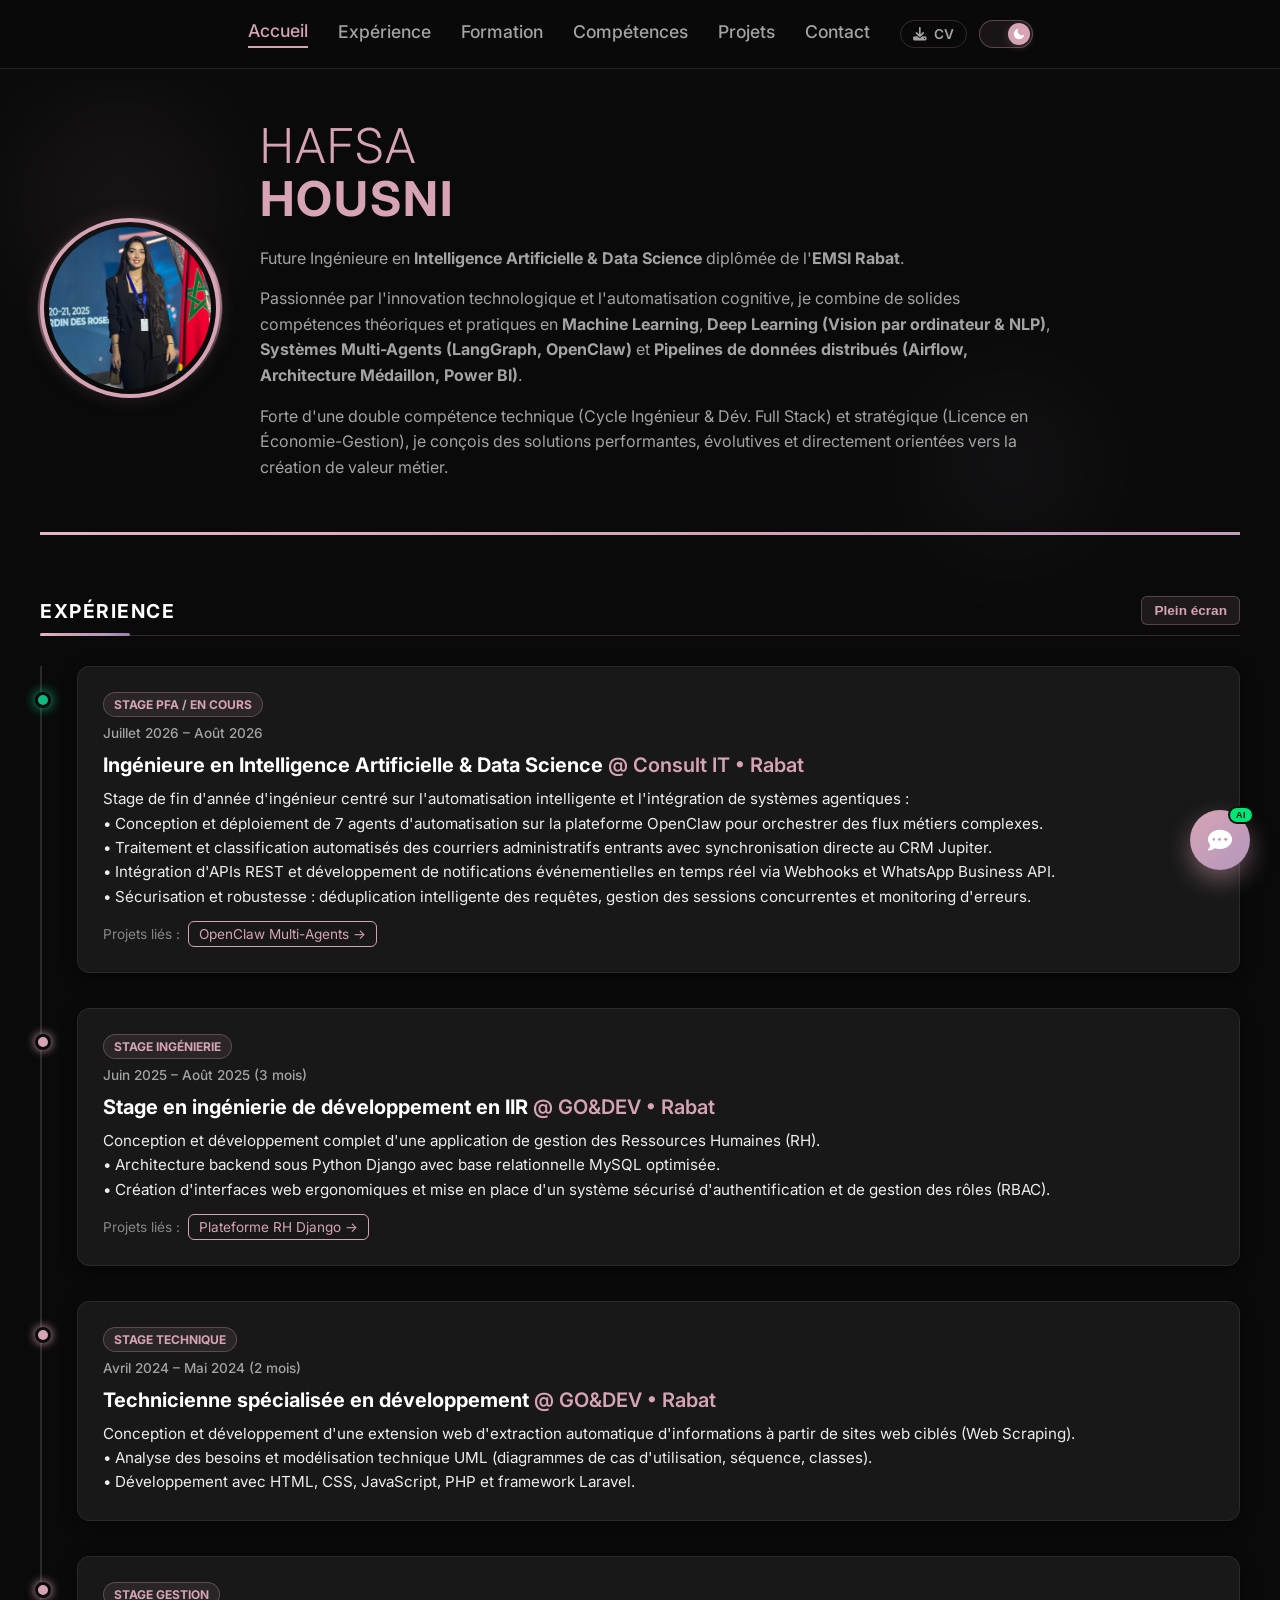
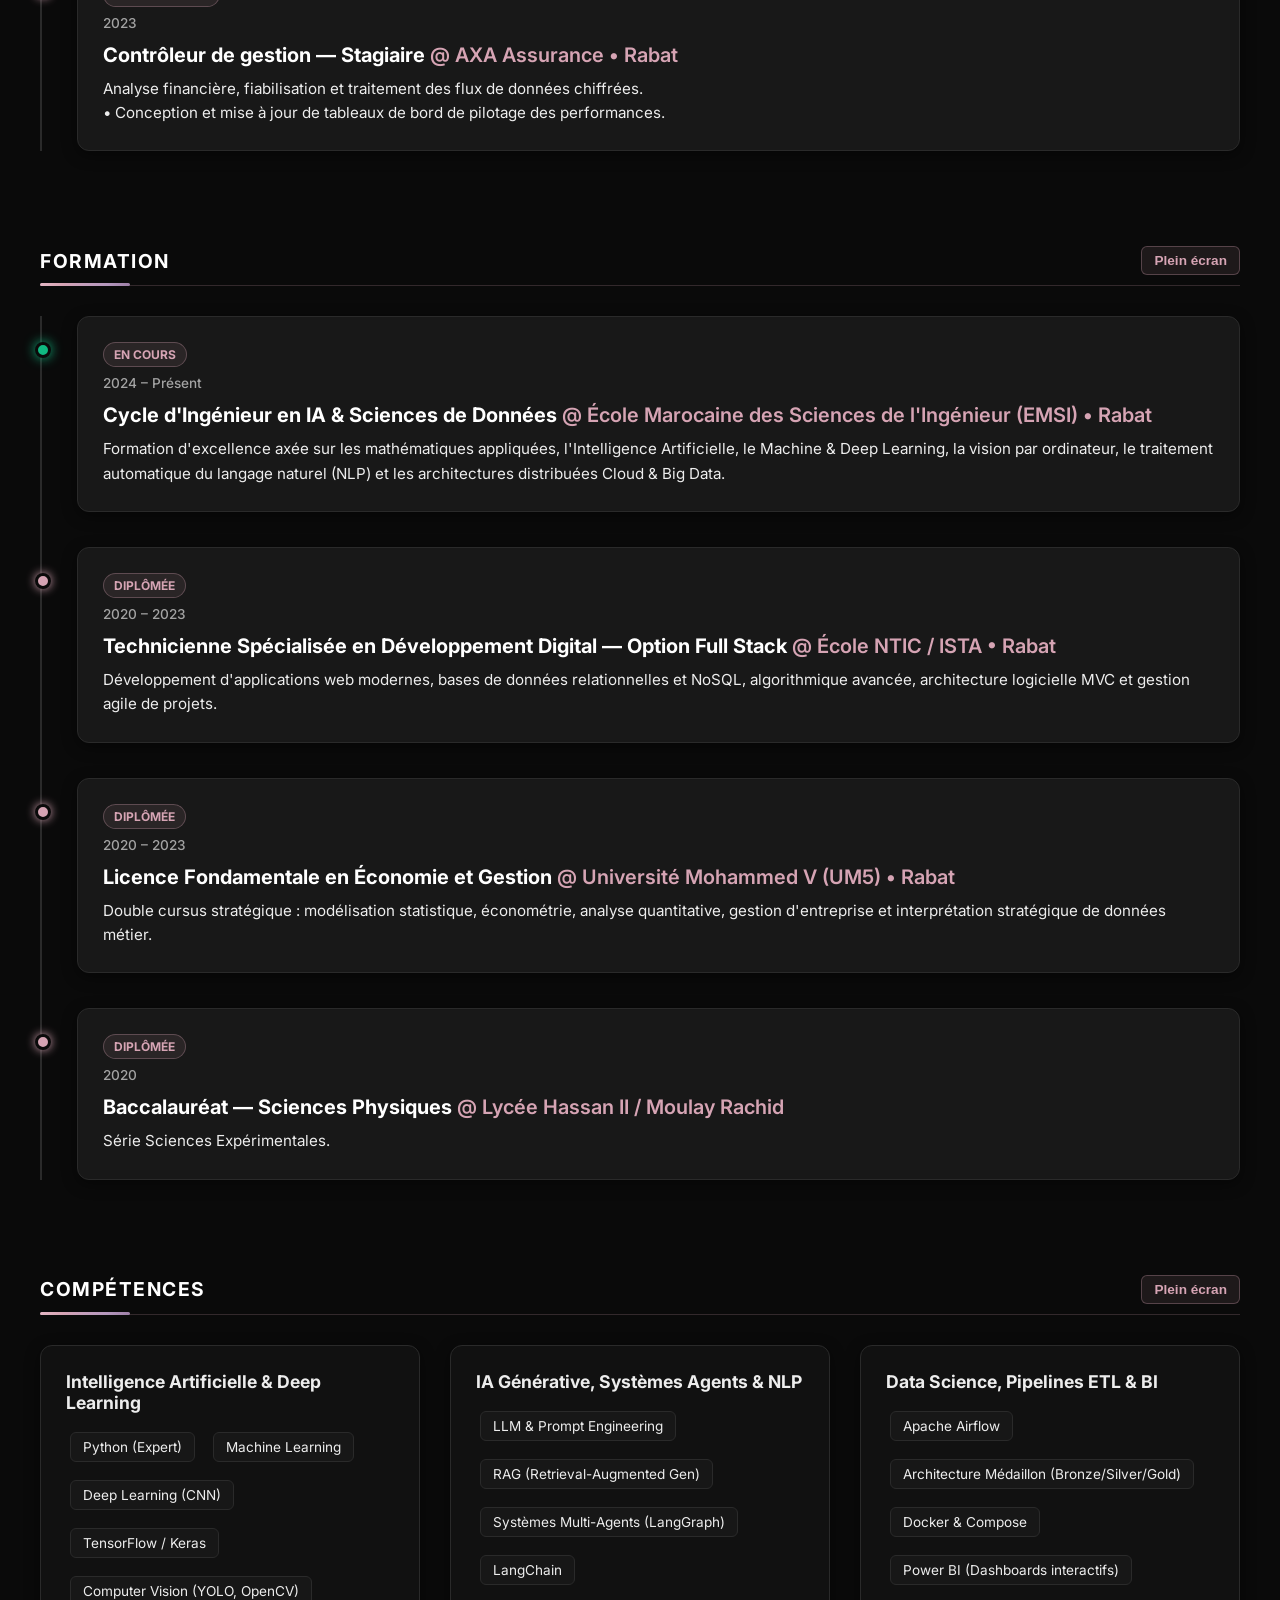
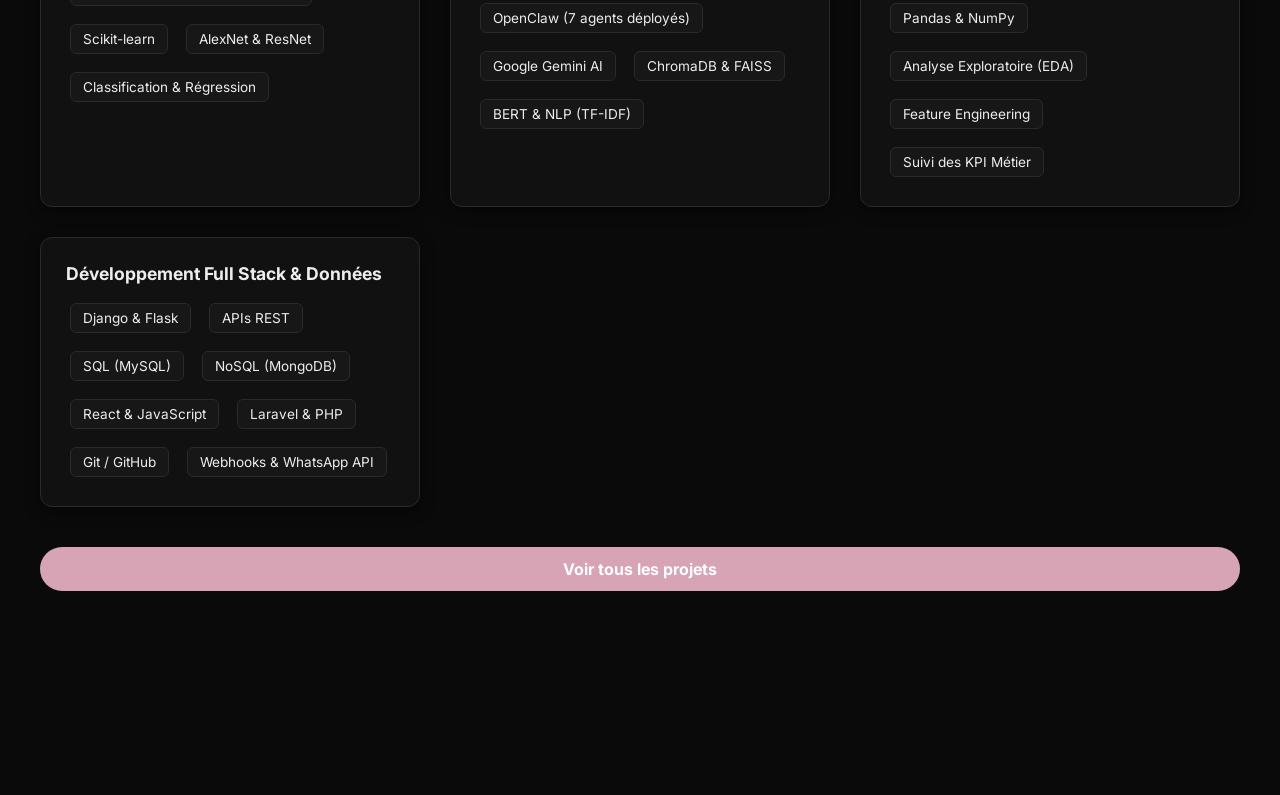
<file: index.html>
<!DOCTYPE html>
<html lang="fr" data-theme="dark">
<head>
<meta charset="UTF-8">
<meta name="viewport" content="width=device-width, initial-scale=1.0, viewport-fit=cover">
<title>Hafsa Housni | Portfolio</title>
<link rel="stylesheet" href="style.css">
<link rel="stylesheet" href="chatbot.css">
<link rel="stylesheet" href="https://cdnjs.cloudflare.com/ajax/libs/font-awesome/6.5.0/css/all.min.css">
<script>
  (function () {
    var theme;
    try { theme = localStorage.getItem('portfolio-theme'); } catch (e) { theme = null; }
    if (theme !== 'light' && theme !== 'dark') {
      theme = window.matchMedia && window.matchMedia('(prefers-color-scheme: dark)').matches ? 'dark' : 'dark';
    }
    document.documentElement.setAttribute('data-theme', theme);
  })();
</script>
</head>

<body>
<div id="root">
    <div class="app-layout">

        <!-- TOP NAVBAR (Style Exact Iyad Hadife) -->
        <nav class="top-navbar" id="topNavbar">
            <a href="#home" class="nav-brand-mobile">Portfolio</a>
            <div class="nav-backdrop" id="navBackdrop" aria-hidden="true"></div>
            
            <div class="nav-links-container" id="navLinksContainer">
                <a href="#home" class="nav-link active" data-nav="home">
                    <span class="nav-link-icon" aria-hidden="true">⌂</span>
                    <span class="nav-link-label">Accueil</span>
                </a>
                <a href="#experience" class="nav-link" data-nav="experience">
                    <span class="nav-link-icon" aria-hidden="true">💼</span>
                    <span class="nav-link-label">Expérience</span>
                </a>
                <a href="#education" class="nav-link" data-nav="education">
                    <span class="nav-link-icon" aria-hidden="true">🎓</span>
                    <span class="nav-link-label">Formation</span>
                </a>
                <a href="#skills" class="nav-link" data-nav="skills">
                    <span class="nav-link-icon" aria-hidden="true">⚙</span>
                    <span class="nav-link-label">Compétences</span>
                </a>
                <a href="projects.html" class="nav-link" data-nav="projects">
                    <span class="nav-link-icon" aria-hidden="true">📁</span>
                    <span class="nav-link-label">Projets</span>
                </a>
                <a href="contact.html" class="nav-link" data-nav="contact">
                    <span class="nav-link-icon" aria-hidden="true">✉</span>
                    <span class="nav-link-label">Contact</span>
                </a>
                <span class="nav-swipe-hint" aria-hidden="true">Glisser pour fermer</span>
            </div>

            <div class="nav-actions">
                <a href="Hafsa_Housni_CV.pdf" download class="nav-link" style="border: 1px solid var(--border-light); padding: 5px 12px; border-radius: 18px; font-size: 0.85rem; font-weight: 600;">
                    <i class="fas fa-download" style="margin-right: 4px;"></i> CV
                </a>

                <!-- THEME TOGGLE (Sun / Moon) -->
                <button type="button" class="theme-toggle dark" id="themeToggleBtn" title="Changer de thème" aria-label="Changer de thème">
                    <div class="theme-toggle-track">
                        <div class="theme-toggle-thumb">
                            <svg class="icon-sun" viewBox="0 0 24 24" fill="none" stroke="currentColor" stroke-width="2">
                                <circle cx="12" cy="12" r="5"></circle>
                                <line x1="12" y1="1" x2="12" y2="3"></line>
                                <line x1="12" y1="21" x2="12" y2="23"></line>
                                <line x1="4.22" y1="4.22" x2="5.64" y2="5.64"></line>
                                <line x1="18.36" y1="18.36" x2="19.78" y2="19.78"></line>
                                <line x1="1" y1="12" x2="3" y2="12"></line>
                                <line x1="21" y1="12" x2="23" y2="12"></line>
                                <line x1="4.22" y1="19.78" x2="5.64" y2="18.36"></line>
                                <line x1="18.36" y1="5.64" x2="19.78" y2="4.22"></line>
                            </svg>
                            <svg class="icon-moon" viewBox="0 0 24 24" fill="currentColor">
                                <path d="M21 12.79A9 9 0 1 1 11.21 3 7 7 0 0 0 21 12.79z"></path>
                            </svg>
                        </div>
                    </div>
                </button>

                <!-- HAMBURGER BUTTON -->
                <button class="hamburger-btn" id="hamburgerBtn" title="Menu" aria-label="Menu" aria-expanded="false">
                    <span></span>
                    <span></span>
                    <span></span>
                </button>
            </div>

            <!-- SCROLL PROGRESS BAR -->
            <div class="scroll-progress" id="scrollProgressBar" aria-hidden="true"></div>
        </nav>

        <!-- MAIN CONTENT (Style Exact Iyad Hadife) -->
        <main class="main-content">
            <div class="about-container" id="home">

                <!-- ==========================================
                     PROFILE HEADER
                     ========================================== -->
                <section class="profile-header">
                    <div class="profile-image-container">
                        <img src="c.jpg" alt="Hafsa Housni" class="profile-image">
                    </div>
                    <div class="profile-info">
                        <h1>
                            <span class="first-name">HAFSA</span>
                            <br>
                            <span class="last-name">HOUSNI</span>
                        </h1>
                        <div class="profile-text">
                            <p>
                                Future Ingénieure en <strong>Intelligence Artificielle &amp; Data Science</strong> diplômée de l'<strong>EMSI Rabat</strong>.
                            </p>
                            <p>
                                Passionnée par l'innovation technologique et l'automatisation cognitive, je combine de solides compétences théoriques et pratiques en 
                                <strong>Machine Learning</strong>, <strong>Deep Learning (Vision par ordinateur &amp; NLP)</strong>, 
                                <strong>Systèmes Multi-Agents (LangGraph, OpenClaw)</strong> et <strong>Pipelines de données distribués (Airflow, Architecture Médaillon, Power BI)</strong>.
                            </p>
                            <p>
                                Forte d'une double compétence technique (Cycle Ingénieur &amp; Dév. Full Stack) et stratégique (Licence en Économie-Gestion), 
                                je conçois des solutions performantes, évolutives et directement orientées vers la création de valeur métier.
                            </p>
                        </div>
                    </div>
                </section>

                <div class="main-content-grid">

                    <!-- ==========================================
                         EXPÉRIENCE PROFESSIONNELLE
                         ========================================== -->
                    <section class="journey-section" id="experience">
                        <div class="section-title-wrapper">
                            <h2>Expérience</h2>
                            <div class="section-header-actions">
                                <button class="fullscreen-toggle-btn" id="fsExpBtn">Plein écran</button>
                            </div>
                        </div>

                        <div class="timeline-frise">

                            <!-- Expérience 1 -->
                            <div class="timeline-frise-item zoom-timeline-card">
                                <div class="timeline-frise-dot" data-status="Current"></div>
                                <div class="timeline-frise-content">
                                    <div class="journey-header-flex">
                                        <span class="status-badge">Stage PFA / En cours</span>
                                    </div>
                                    <span class="timeline-date-badge">Juillet 2026 – Août 2026</span>
                                    <h4>Ingénieure en Intelligence Artificielle &amp; Data Science <span class="company-name">@ Consult IT &bull; Rabat</span></h4>
                                    <p>Stage de fin d'année d'ingénieur centré sur l'automatisation intelligente et l'intégration de systèmes agentiques :
• Conception et déploiement de 7 agents d'automatisation sur la plateforme OpenClaw pour orchestrer des flux métiers complexes.
• Traitement et classification automatisés des courriers administratifs entrants avec synchronisation directe au CRM Jupiter.
• Intégration d'APIs REST et développement de notifications événementielles en temps réel via Webhooks et WhatsApp Business API.
• Sécurisation et robustesse : déduplication intelligente des requêtes, gestion des sessions concurrentes et monitoring d'erreurs.</p>
                                    <div class="experience-projects">
                                        <span class="experience-projects-label">Projets liés :</span>
                                        <a href="projects.html" class="experience-project-link">OpenClaw Multi-Agents →</a>
                                    </div>
                                </div>
                            </div>

                            <!-- Expérience 2 -->
                            <div class="timeline-frise-item zoom-timeline-card">
                                <div class="timeline-frise-dot" data-status="Previously"></div>
                                <div class="timeline-frise-content">
                                    <div class="journey-header-flex">
                                        <span class="status-badge">Stage Ingénierie</span>
                                    </div>
                                    <span class="timeline-date-badge">Juin 2025 – Août 2025 (3 mois)</span>
                                    <h4>Stage en ingénierie de développement en IIR <span class="company-name">@ GO&amp;DEV &bull; Rabat</span></h4>
                                    <p>Conception et développement complet d'une application de gestion des Ressources Humaines (RH).
• Architecture backend sous Python Django avec base relationnelle MySQL optimisée.
• Création d'interfaces web ergonomiques et mise en place d'un système sécurisé d'authentification et de gestion des rôles (RBAC).</p>
                                    <div class="experience-projects">
                                        <span class="experience-projects-label">Projets liés :</span>
                                        <a href="projects.html" class="experience-project-link">Plateforme RH Django →</a>
                                    </div>
                                </div>
                            </div>

                            <!-- Expérience 3 -->
                            <div class="timeline-frise-item zoom-timeline-card">
                                <div class="timeline-frise-dot" data-status="Previously"></div>
                                <div class="timeline-frise-content">
                                    <div class="journey-header-flex">
                                        <span class="status-badge">Stage Technique</span>
                                    </div>
                                    <span class="timeline-date-badge">Avril 2024 – Mai 2024 (2 mois)</span>
                                    <h4>Technicienne spécialisée en développement <span class="company-name">@ GO&amp;DEV &bull; Rabat</span></h4>
                                    <p>Conception et développement d'une extension web d'extraction automatique d'informations à partir de sites web ciblés (Web Scraping).
• Analyse des besoins et modélisation technique UML (diagrammes de cas d'utilisation, séquence, classes).
• Développement avec HTML, CSS, JavaScript, PHP et framework Laravel.</p>
                                </div>
                            </div>

                            <!-- Expérience 4 -->
                            <div class="timeline-frise-item zoom-timeline-card">
                                <div class="timeline-frise-dot" data-status="Previously"></div>
                                <div class="timeline-frise-content">
                                    <div class="journey-header-flex">
                                        <span class="status-badge">Stage Gestion</span>
                                    </div>
                                    <span class="timeline-date-badge">2023</span>
                                    <h4>Contrôleur de gestion — Stagiaire <span class="company-name">@ AXA Assurance &bull; Rabat</span></h4>
                                    <p>Analyse financière, fiabilisation et traitement des flux de données chiffrées.
• Conception et mise à jour de tableaux de bord de pilotage des performances.</p>
                                </div>
                            </div>

                        </div>
                    </section>

                    <!-- ==========================================
                         FORMATION ACADÉMIQUE
                         ========================================== -->
                    <section class="journey-section" id="education">
                        <div class="section-title-wrapper">
                            <h2>Formation</h2>
                            <div class="section-header-actions">
                                <button class="fullscreen-toggle-btn" id="fsEduBtn">Plein écran</button>
                            </div>
                        </div>

                        <div class="timeline-frise">

                            <!-- Formation 1 -->
                            <div class="timeline-frise-item zoom-timeline-card">
                                <div class="timeline-frise-dot" data-status="Current"></div>
                                <div class="timeline-frise-content">
                                    <div class="journey-header-flex">
                                        <span class="status-badge">En cours</span>
                                    </div>
                                    <span class="timeline-date-badge">2024 – Présent</span>
                                    <h4>Cycle d'Ingénieur en IA &amp; Sciences de Données <span class="company-name">@ École Marocaine des Sciences de l'Ingénieur (EMSI) &bull; Rabat</span></h4>
                                    <p>Formation d'excellence axée sur les mathématiques appliquées, l'Intelligence Artificielle, le Machine &amp; Deep Learning, la vision par ordinateur, le traitement automatique du langage naturel (NLP) et les architectures distribuées Cloud &amp; Big Data.</p>
                                </div>
                            </div>

                            <!-- Formation 2 -->
                            <div class="timeline-frise-item zoom-timeline-card">
                                <div class="timeline-frise-dot" data-status="Graduated"></div>
                                <div class="timeline-frise-content">
                                    <div class="journey-header-flex">
                                        <span class="status-badge">Diplômée</span>
                                    </div>
                                    <span class="timeline-date-badge">2020 – 2023</span>
                                    <h4>Technicienne Spécialisée en Développement Digital — Option Full Stack <span class="company-name">@ École NTIC / ISTA &bull; Rabat</span></h4>
                                    <p>Développement d'applications web modernes, bases de données relationnelles et NoSQL, algorithmique avancée, architecture logicielle MVC et gestion agile de projets.</p>
                                </div>
                            </div>

                            <!-- Formation 3 -->
                            <div class="timeline-frise-item zoom-timeline-card">
                                <div class="timeline-frise-dot" data-status="Graduated"></div>
                                <div class="timeline-frise-content">
                                    <div class="journey-header-flex">
                                        <span class="status-badge">Diplômée</span>
                                    </div>
                                    <span class="timeline-date-badge">2020 – 2023</span>
                                    <h4>Licence Fondamentale en Économie et Gestion <span class="company-name">@ Université Mohammed V (UM5) &bull; Rabat</span></h4>
                                    <p>Double cursus stratégique : modélisation statistique, économétrie, analyse quantitative, gestion d'entreprise et interprétation stratégique de données métier.</p>
                                </div>
                            </div>

                            <!-- Formation 4 -->
                            <div class="timeline-frise-item zoom-timeline-card">
                                <div class="timeline-frise-dot" data-status="Graduated"></div>
                                <div class="timeline-frise-content">
                                    <div class="journey-header-flex">
                                        <span class="status-badge">Diplômée</span>
                                    </div>
                                    <span class="timeline-date-badge">2020</span>
                                    <h4>Baccalauréat — Sciences Physiques <span class="company-name">@ Lycée Hassan II / Moulay Rachid</span></h4>
                                    <p>Série Sciences Expérimentales.</p>
                                </div>
                            </div>

                        </div>
                    </section>

                    <!-- ==========================================
                         COMPÉTENCES TECHNIQUES
                         ========================================== -->
                    <section class="skills-section" id="skills">
                        <div class="section-title-wrapper">
                            <h2>Compétences</h2>
                            <div class="section-header-actions">
                                <button class="fullscreen-toggle-btn" id="fsSkillsBtn">Plein écran</button>
                            </div>
                        </div>

                        <div class="skills-grid">

                            <!-- Catégorie 1 -->
                            <div class="skill-category zoom-card">
                                <div class="category-header-flex">
                                    <h3>Intelligence Artificielle &amp; Deep Learning</h3>
                                </div>
                                <div class="pills-container">
                                    <span class="skill-pill-editable zoom-pill">Python (Expert)</span>
                                    <span class="skill-pill-editable zoom-pill">Machine Learning</span>
                                    <span class="skill-pill-editable zoom-pill">Deep Learning (CNN)</span>
                                    <span class="skill-pill-editable zoom-pill">TensorFlow / Keras</span>
                                    <span class="skill-pill-editable zoom-pill">Computer Vision (YOLO, OpenCV)</span>
                                    <span class="skill-pill-editable zoom-pill">Scikit-learn</span>
                                    <span class="skill-pill-editable zoom-pill">AlexNet &amp; ResNet</span>
                                    <span class="skill-pill-editable zoom-pill">Classification &amp; Régression</span>
                                </div>
                            </div>

                            <!-- Catégorie 2 -->
                            <div class="skill-category zoom-card">
                                <div class="category-header-flex">
                                    <h3>IA Générative, Systèmes Agents &amp; NLP</h3>
                                </div>
                                <div class="pills-container">
                                    <span class="skill-pill-editable zoom-pill">LLM &amp; Prompt Engineering</span>
                                    <span class="skill-pill-editable zoom-pill">RAG (Retrieval-Augmented Gen)</span>
                                    <span class="skill-pill-editable zoom-pill">Systèmes Multi-Agents (LangGraph)</span>
                                    <span class="skill-pill-editable zoom-pill">LangChain</span>
                                    <span class="skill-pill-editable zoom-pill">OpenClaw (7 agents déployés)</span>
                                    <span class="skill-pill-editable zoom-pill">Google Gemini AI</span>
                                    <span class="skill-pill-editable zoom-pill">ChromaDB &amp; FAISS</span>
                                    <span class="skill-pill-editable zoom-pill">BERT &amp; NLP (TF-IDF)</span>
                                </div>
                            </div>

                            <!-- Catégorie 3 -->
                            <div class="skill-category zoom-card">
                                <div class="category-header-flex">
                                    <h3>Data Science, Pipelines ETL &amp; BI</h3>
                                </div>
                                <div class="pills-container">
                                    <span class="skill-pill-editable zoom-pill">Apache Airflow</span>
                                    <span class="skill-pill-editable zoom-pill">Architecture Médaillon (Bronze/Silver/Gold)</span>
                                    <span class="skill-pill-editable zoom-pill">Docker &amp; Compose</span>
                                    <span class="skill-pill-editable zoom-pill">Power BI (Dashboards interactifs)</span>
                                    <span class="skill-pill-editable zoom-pill">Pandas &amp; NumPy</span>
                                    <span class="skill-pill-editable zoom-pill">Analyse Exploratoire (EDA)</span>
                                    <span class="skill-pill-editable zoom-pill">Feature Engineering</span>
                                    <span class="skill-pill-editable zoom-pill">Suivi des KPI Métier</span>
                                </div>
                            </div>

                            <!-- Catégorie 4 -->
                            <div class="skill-category zoom-card">
                                <div class="category-header-flex">
                                    <h3>Développement Full Stack &amp; Données</h3>
                                </div>
                                <div class="pills-container">
                                    <span class="skill-pill-editable zoom-pill">Django &amp; Flask</span>
                                    <span class="skill-pill-editable zoom-pill">APIs REST</span>
                                    <span class="skill-pill-editable zoom-pill">SQL (MySQL)</span>
                                    <span class="skill-pill-editable zoom-pill">NoSQL (MongoDB)</span>
                                    <span class="skill-pill-editable zoom-pill">React &amp; JavaScript</span>
                                    <span class="skill-pill-editable zoom-pill">Laravel &amp; PHP</span>
                                    <span class="skill-pill-editable zoom-pill">Git / GitHub</span>
                                    <span class="skill-pill-editable zoom-pill">Webhooks &amp; WhatsApp API</span>
                                </div>
                            </div>

                        </div>

                        <div class="view-projects-wrapper" style="margin-top: 40px;">
                            <a href="projects.html" class="view-projects-btn">Voir tous les projets</a>
                        </div>
                    </section>

                </div>

            </div>
        </main>

        <!-- SCROLL TO TOP BUTTON (Style Iyad Hadife) -->
        <button class="scroll-to-top-btn" id="scrollToTopBtn" title="Retour en haut" aria-label="Retour en haut">
            <svg width="20" height="20" viewBox="0 0 24 24" fill="none" stroke="currentColor" stroke-width="2.6" stroke-linecap="round" stroke-linejoin="round" aria-hidden="true">
                <path d="M12 19V5M5 12l7-7 7 7"></path>
            </svg>
        </button>

    </div>
</div>

<!-- SCRIPTS D'INTERACTION EXACTS STYLE IYAD HADIFE -->
<script>
document.addEventListener("DOMContentLoaded", function () {

    // --- THEME SWITCHER (Light / Dark) ---
    const themeToggleBtn = document.getElementById("themeToggleBtn");
    function toggleTheme() {
        const currentTheme = document.documentElement.getAttribute("data-theme") || "dark";
        const newTheme = currentTheme === "dark" ? "light" : "dark";
        document.documentElement.classList.add("theme-switching");
        document.documentElement.setAttribute("data-theme", newTheme);
        try { localStorage.setItem("portfolio-theme", newTheme); } catch(e) {}
        if (themeToggleBtn) {
            themeToggleBtn.className = "theme-toggle " + newTheme;
        }
        setTimeout(() => {
            document.documentElement.classList.remove("theme-switching");
        }, 400);
    }
    if (themeToggleBtn) themeToggleBtn.addEventListener("click", toggleTheme);

    // --- SCROLL PROGRESS BAR ---
    const scrollBar = document.getElementById("scrollProgressBar");
    function updateScrollProgress() {
        const totalHeight = document.documentElement.scrollHeight - window.innerHeight;
        const progress = totalHeight > 0 ? Math.min(window.scrollY / totalHeight, 1) : 0;
        if (scrollBar) {
            scrollBar.style.transform = `scaleX(${progress})`;
        }
    }
    window.addEventListener("scroll", updateScrollProgress, { passive: true });
    window.addEventListener("resize", updateScrollProgress);
    updateScrollProgress();

    // --- SCROLL TO TOP BUTTON ---
    const scrollBtn = document.getElementById("scrollToTopBtn");
    window.addEventListener("scroll", function () {
        if (scrollBtn) {
            if (window.scrollY > 300) {
                scrollBtn.style.display = "flex";
            } else {
                scrollBtn.style.display = "none";
            }
        }
    }, { passive: true });
    if (scrollBtn) {
        scrollBtn.addEventListener("click", function () {
            window.scrollTo({ top: 0, behavior: "smooth" });
        });
    }

    // --- MOBILE HAMBURGER & DRAWER ---
    const hamburgerBtn = document.getElementById("hamburgerBtn");
    const navDrawer = document.getElementById("navLinksContainer");
    const navBackdrop = document.getElementById("navBackdrop");

    function toggleNav() {
        const isOpen = hamburgerBtn.classList.contains("open");
        if (isOpen) {
            hamburgerBtn.classList.remove("open");
            hamburgerBtn.setAttribute("aria-expanded", "false");
            navDrawer.classList.remove("open");
            navBackdrop.classList.remove("open");
            document.body.style.overflow = "";
        } else {
            hamburgerBtn.classList.add("open");
            hamburgerBtn.setAttribute("aria-expanded", "true");
            navDrawer.classList.add("open");
            navBackdrop.classList.add("open");
            document.body.style.overflow = "hidden";
        }
    }

    function closeNav() {
        hamburgerBtn.classList.remove("open");
        hamburgerBtn.setAttribute("aria-expanded", "false");
        navDrawer.classList.remove("open");
        navBackdrop.classList.remove("open");
        document.body.style.overflow = "";
    }

    if (hamburgerBtn) hamburgerBtn.addEventListener("click", toggleNav);
    if (navBackdrop) navBackdrop.addEventListener("click", closeNav);

    // Close on link click
    const navLinks = document.querySelectorAll(".nav-links-container .nav-link");
    navLinks.forEach(link => {
        link.addEventListener("click", function () {
            closeNav();
        });
    });

    // --- SCROLL SPY (Active link update) ---
    const spySections = ["home", "experience", "education", "skills"];
    window.addEventListener("scroll", function () {
        let activeId = "home";
        for (let id of spySections) {
            const el = document.getElementById(id);
            if (el) {
                const rect = el.getBoundingClientRect();
                if (rect.top <= window.innerHeight / 3 && rect.bottom >= window.innerHeight / 3) {
                    activeId = id;
                }
            }
        }
        navLinks.forEach(link => {
            const nav = link.getAttribute("data-nav");
            if (nav === activeId) {
                link.classList.add("active");
            } else if (nav !== "projects" && nav !== "contact") {
                link.classList.remove("active");
            }
        });
    }, { passive: true });

    // --- FULLSCREEN TOGGLES (Expérience, Formation, Compétences) ---
    function setupFs(btnId, secId, textNormal, textFs) {
        const btn = document.getElementById(btnId);
        const sec = document.getElementById(secId);
        if (btn && sec) {
            btn.addEventListener("click", function () {
                const isFs = sec.classList.toggle("fullscreen-overlay-mode");
                btn.textContent = isFs ? "Réduire" : "Plein écran";
            });
        }
    }
    setupFs("fsExpBtn", "experience");
    setupFs("fsEduBtn", "education");
    setupFs("fsSkillsBtn", "skills");

});
</script>

<!-- CHATBOT IA -->
<script src="chatbot.js"></script>

</body>
</html>
</file>
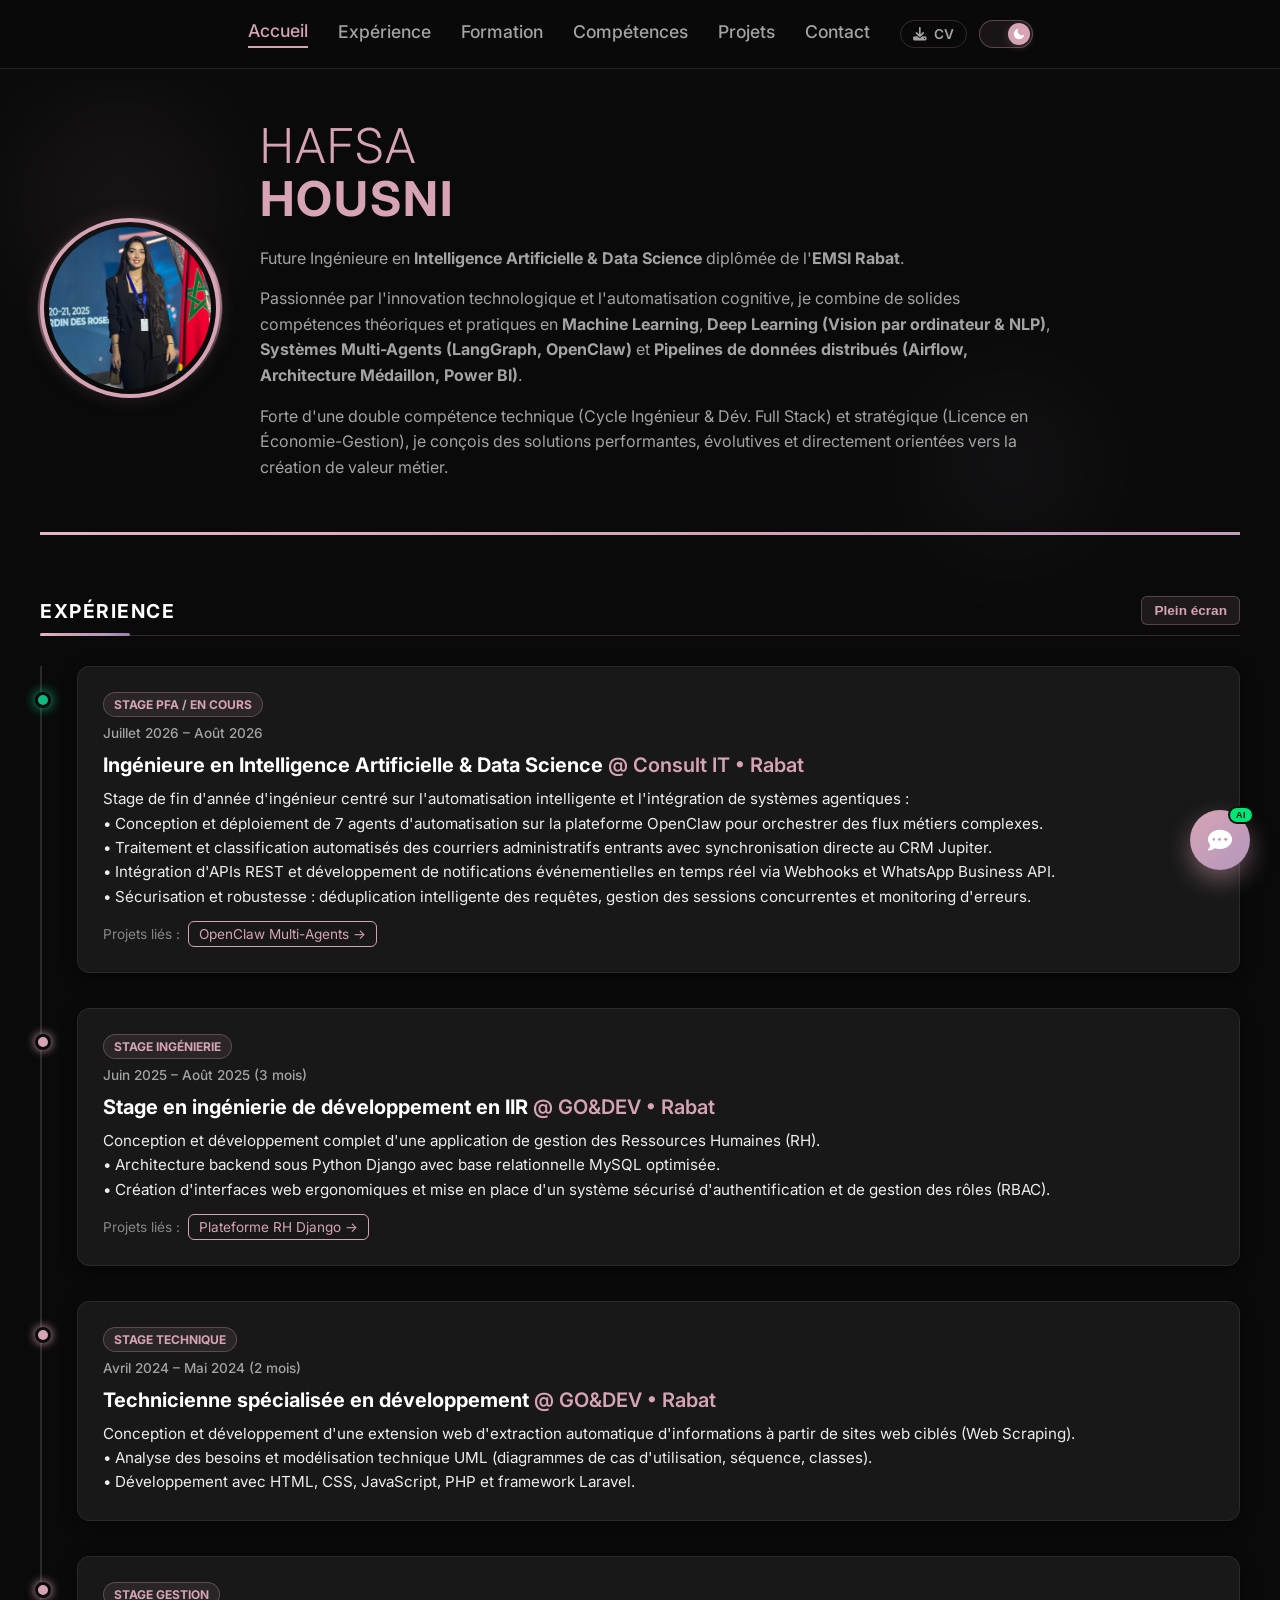
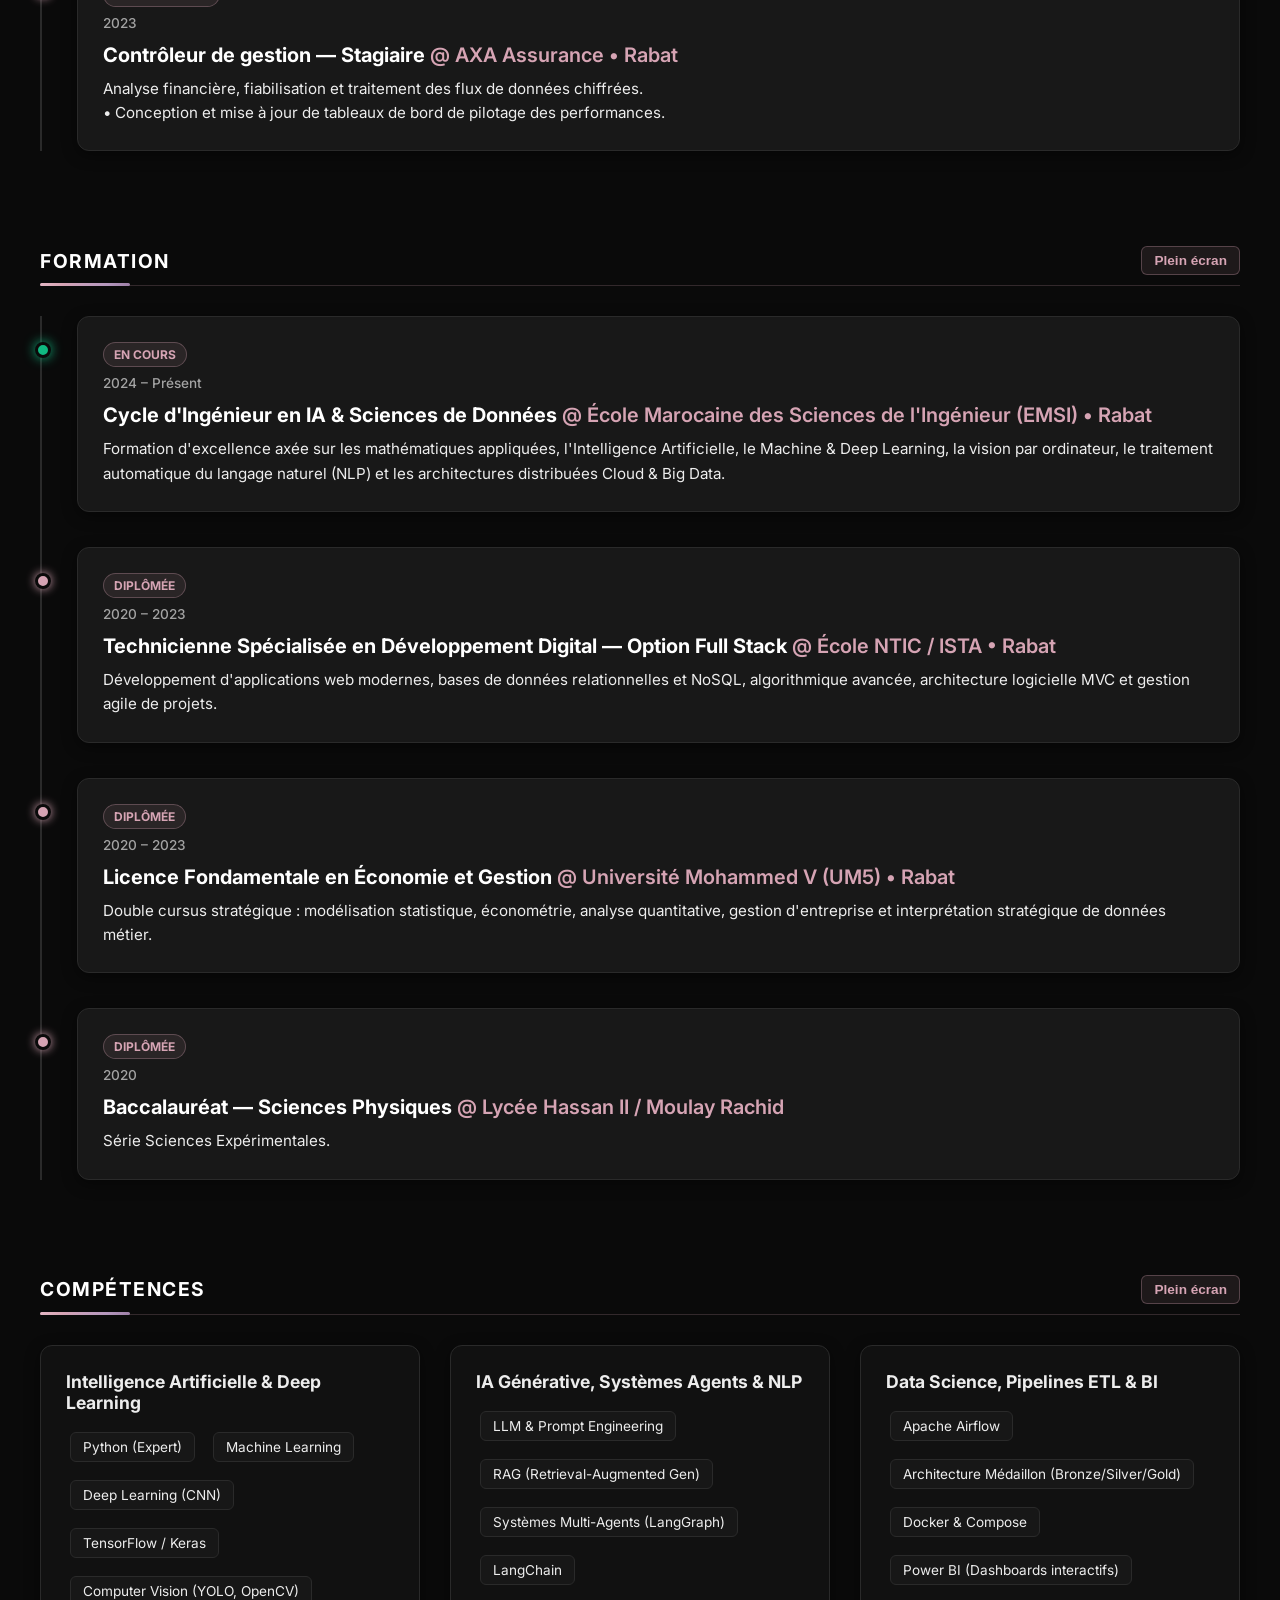
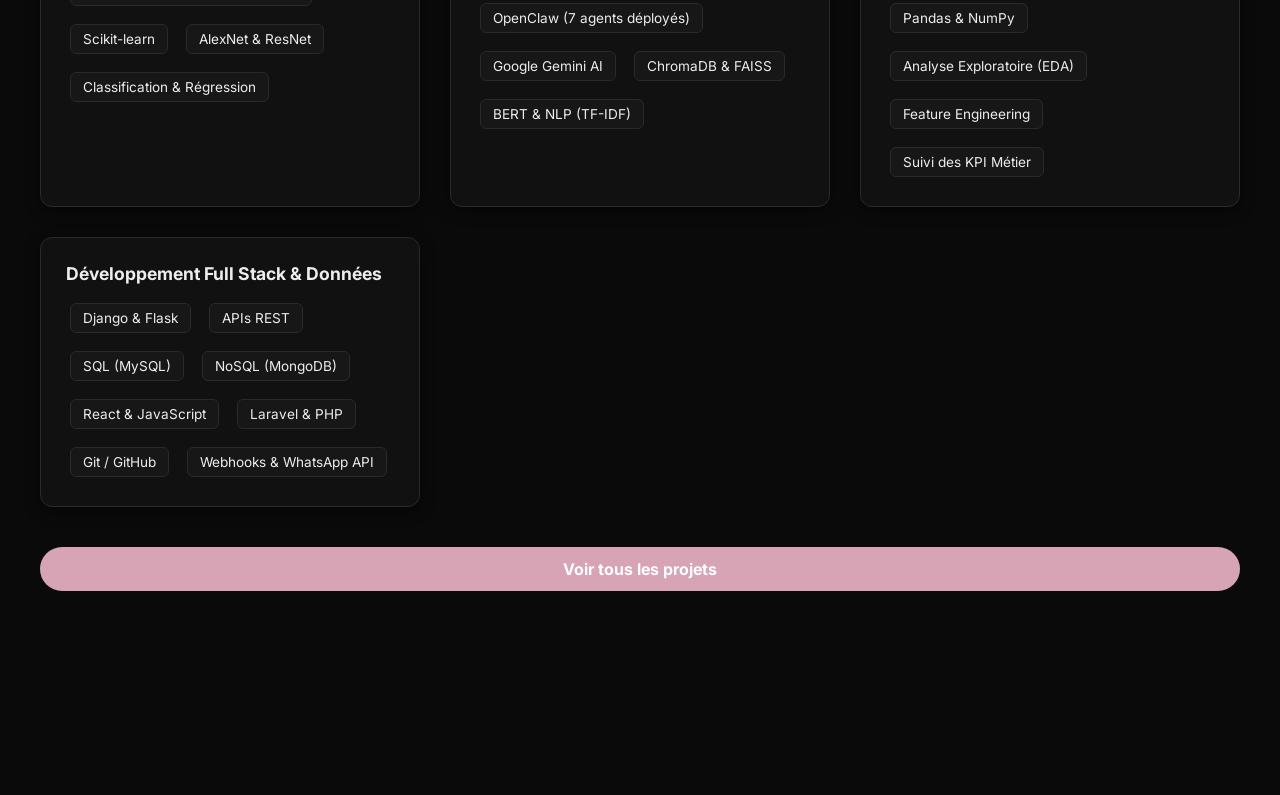
<file: about.html>
<!DOCTYPE html>
<html lang="fr">
<head>
<meta charset="UTF-8">
<meta name="viewport" content="width=device-width, initial-scale=1.0">
<title>About | Hafsa Housni</title>
<script>
    const targetHash = window.location.hash || '#experience';
    window.location.replace('index.html' + targetHash);
</script>
<link rel="stylesheet" href="style.css">
<link rel="stylesheet" href="chatbot.css">
<link rel="stylesheet" href="https://cdnjs.cloudflare.com/ajax/libs/font-awesome/6.5.0/css/all.min.css">
</head>

<body>

<div class="curtain"></div>

<!-- TOP NAVBAR (Style Iyad Hadife) -->
<header class="top-navbar">
    <a href="index.html" class="nav-brand">Hafsa<span>.IA</span></a>
    <nav class="nav-links">
        <a href="index.html" class="nav-link link-transition"><i class="fas fa-home"></i> Accueil</a>
        <a href="about.html#experience" class="nav-link"><i class="fas fa-briefcase"></i> Expérience</a>
        <a href="about.html#education" class="nav-link"><i class="fas fa-graduation-cap"></i> Formation</a>
        <a href="about.html#skills" class="nav-link"><i class="fas fa-code"></i> Compétences</a>
        <a href="projects.html" class="nav-link link-transition"><i class="fas fa-project-diagram"></i> Projets</a>
        <a href="contact.html" class="nav-link link-transition"><i class="fas fa-envelope"></i> Contact</a>
    </nav>
    <a href="Hafsa_Housni_CV.pdf" download class="nav-cv-btn">
        <i class="fas fa-download"></i> CV
    </a>
</header>

<section class="about-page" id="about">

    <!-- FLOATING SIDE ICONS -->
    <div class="side-icons">
        <a href="index.html" class="icon link-transition" title="Accueil">
            <i class="fas fa-home"></i>
            <span>ACCUEIL</span>
        </a>
        <a href="#experience" class="icon" title="Expérience">
            <i class="fas fa-briefcase"></i>
            <span>EXPÉRIENCE</span>
        </a>
        <a href="#education" class="icon" title="Formation">
            <i class="fas fa-graduation-cap"></i>
            <span>FORMATION</span>
        </a>
        <a href="#skills" class="icon" title="Compétences">
            <i class="fas fa-code"></i>
            <span>COMPÉTENCES</span>
        </a>
        <a href="projects.html" class="icon link-transition" title="Projets">
            <i class="fas fa-folder-open"></i>
            <span>PROJETS</span>
        </a>
        <a href="contact.html" class="icon link-transition" title="Contact">
            <i class="fas fa-envelope"></i>
            <span>CONTACT</span>
        </a>
    </div>

    <div class="about-container">

        <!-- PROFILE HEADER (Style Iyad Hadife) -->
        <div class="profile-header-iyad">
            <div class="profile-image-container">
                <img src="c.jpg" alt="Hafsa Housni" class="profile-image">
            </div>
            <div class="profile-info-block">
                <div class="status-badge"><i class="fas fa-circle" style="color:#00e676;font-size:8px;"></i> Disponible pour PFE / Stage &amp; Opportunités</div>
                <h1 class="profile-name">HAFSA <span class="gradient-text">HOUSNI</span></h1>
                <p class="profile-tagline">Future Ingénieure en Intelligence Artificielle &amp; Data Science | EMSI Rabat</p>
                <p class="profile-bio-text">
                    Passionnée par l'innovation technologique, je combine de solides compétences théoriques et pratiques en 
                    <strong>Machine Learning</strong>, <strong>Deep Learning (Vision &amp; NLP)</strong>, <strong>Architectures Multi-Agents (LangGraph)</strong>, 
                    et <strong>Ingénierie de données (Airflow, ETL, Power BI)</strong>. Forte d'une double compétence technique (Cycle Ingénieur &amp; Dév. Full Stack) 
                    et managériale (Licence en Économie-Gestion), je conçois des solutions data-driven orientées métier.
                </p>
                <div class="profile-actions-row">
                    <a href="Hafsa_Housni_CV.pdf" download class="btn btn-primary">
                        <i class="fas fa-download"></i> TÉLÉCHARGER MON CV
                    </a>
                    <a href="contact.html" class="btn btn-secondary link-transition">
                        <i class="fas fa-envelope"></i> ME CONTACTER
                    </a>
                </div>
            </div>
        </div>

        <!-- STATS COUNTERS -->
        <div class="stats-grid-iyad">
            <div class="stat-card">
                <h3>10+</h3>
                <p>CERTIFICATIONS RECONNUES</p>
            </div>
            <div class="stat-card">
                <h3>4</h3>
                <p>EXPÉRIENCES &amp; STAGES RÉELS</p>
            </div>
            <div class="stat-card">
                <h3>12+</h3>
                <p>PROJETS IA &amp; DATA DÉPLOYÉS</p>
            </div>
            <div class="stat-card">
                <h3>100%</h3>
                <p>ENGAGEMENT &amp; RIGUEUR</p>
            </div>
        </div>

        <!-- ========================================================
             COMPÉTENCES (Style Iyad Hadife - Pills & Categories)
             ======================================================== -->
        <div class="section-title-wrapper" id="skills">
            <h2>COMPÉTENCES <span>TECHNIQUES</span></h2>
        </div>

        <div class="skills-categories-grid">

            <!-- Catégorie 1 : IA & Deep Learning -->
            <div class="skill-category-card" id="ia-section">
                <div class="category-header">
                    <div class="category-icon-title">
                        <i class="fas fa-brain category-icon"></i>
                        <h3>Intelligence Artificielle &amp; Deep Learning</h3>
                    </div>
                    <span class="category-tag tag-ia">IA</span>
                </div>
                <div class="pills-container">
                    <span class="skill-pill">Python (Expert)</span>
                    <span class="skill-pill">Machine Learning</span>
                    <span class="skill-pill">Deep Learning (CNN)</span>
                    <span class="skill-pill">TensorFlow / Keras</span>
                    <span class="skill-pill">Computer Vision (YOLO, OpenCV)</span>
                    <span class="skill-pill">Scikit-learn</span>
                    <span class="skill-pill">AlexNet &amp; ResNet</span>
                    <span class="skill-pill">Classification &amp; Régression</span>
                </div>
            </div>

            <!-- Catégorie 2 : IA Générative, Agents & NLP -->
            <div class="skill-category-card">
                <div class="category-header">
                    <div class="category-icon-title">
                        <i class="fas fa-robot category-icon"></i>
                        <h3>IA Générative, Systèmes Agents &amp; NLP</h3>
                    </div>
                    <span class="category-tag tag-ia">GenAI</span>
                </div>
                <div class="pills-container">
                    <span class="skill-pill">LLM &amp; Prompt Engineering</span>
                    <span class="skill-pill">RAG (Retrieval-Augmented Gen)</span>
                    <span class="skill-pill">Systèmes Multi-Agents (LangGraph)</span>
                    <span class="skill-pill">LangChain</span>
                    <span class="skill-pill">OpenClaw (7 agents déployés)</span>
                    <span class="skill-pill">Google Gemini AI</span>
                    <span class="skill-pill">ChromaDB &amp; FAISS</span>
                    <span class="skill-pill">BERT &amp; NLP (TF-IDF)</span>
                </div>
            </div>

            <!-- Catégorie 3 : Data Science & BI -->
            <div class="skill-category-card" id="data-section">
                <div class="category-header">
                    <div class="category-icon-title">
                        <i class="fas fa-chart-line category-icon"></i>
                        <h3>Data Science, Pipelines ETL &amp; BI</h3>
                    </div>
                    <span class="category-tag tag-data">DATA</span>
                </div>
                <div class="pills-container">
                    <span class="skill-pill">Apache Airflow</span>
                    <span class="skill-pill">Architecture Médaillon (Bronze/Silver/Gold)</span>
                    <span class="skill-pill">Docker &amp; Compose</span>
                    <span class="skill-pill">Power BI (Dashboards interactifs)</span>
                    <span class="skill-pill">Pandas &amp; NumPy</span>
                    <span class="skill-pill">Analyse Exploratoire (EDA)</span>
                    <span class="skill-pill">Feature Engineering</span>
                    <span class="skill-pill">Suivi des KPI Métier</span>
                </div>
            </div>

            <!-- Catégorie 4 : Développement & Bases de Données -->
            <div class="skill-category-card">
                <div class="category-header">
                    <div class="category-icon-title">
                        <i class="fas fa-code category-icon"></i>
                        <h3>Développement Full Stack &amp; Données</h3>
                    </div>
                    <span class="category-tag tag-data">DEV</span>
                </div>
                <div class="pills-container">
                    <span class="skill-pill">Django &amp; Flask</span>
                    <span class="skill-pill">APIs REST</span>
                    <span class="skill-pill">SQL (MySQL)</span>
                    <span class="skill-pill">NoSQL (MongoDB)</span>
                    <span class="skill-pill">React &amp; JavaScript</span>
                    <span class="skill-pill">Laravel &amp; PHP</span>
                    <span class="skill-pill">Git / GitHub</span>
                    <span class="skill-pill">Webhooks &amp; WhatsApp API</span>
                </div>
            </div>

        </div>

        <!-- ========================================================
             EXPÉRIENCE PROFESSIONNELLE (Frise Moderne Style Iyad Hadife)
             ======================================================== -->
        <div class="section-title-wrapper" id="experience" style="margin-top: 70px;">
            <h2>EXPÉRIENCE <span>PROFESSIONNELLE</span></h2>
        </div>

        <div class="timeline-frise">

            <!-- EXPÉRIENCE 1 -->
            <div class="timeline-frise-item">
                <div class="timeline-frise-dot"></div>
                <div class="timeline-item-header">
                    <div>
                        <span class="status-badge" style="background:rgba(214,164,180,0.15);color:var(--primary);">STAGE PFA</span>
                        <h4>Ingénieure en Intelligence Artificielle &amp; Data Science</h4>
                        <span class="company-name"><i class="fas fa-building"></i> Consult IT &bull; Rabat</span>
                    </div>
                    <span class="timeline-date-badge"><i class="far fa-calendar-alt"></i> Juillet 2026 – Août 2026</span>
                </div>
                <p>Stage de fin d'année d'ingénieur centré sur l'automatisation intelligente et l'intégration de systèmes agentiques :</p>
                <ul class="timeline-details-list">
                    <li><strong>Conception et déploiement de 7 agents d'automatisation</strong> sur la plateforme OpenClaw pour orchestrer des workflows complexes.</li>
                    <li><strong>Traitement et classification automatisés</strong> des courriers administratifs entrants avec synchronisation directe au CRM Jupiter.</li>
                    <li><strong>Intégration d'APIs REST</strong> et développement de notifications événementielles en temps réel via Webhooks et WhatsApp Business API.</li>
                    <li><strong>Sécurisation et robustesse :</strong> déduplication intelligente des requêtes, gestion des sessions concurrentes et monitoring d'erreurs.</li>
                </ul>
                <div class="tech-stack" style="margin-top: 15px;">
                    <span class="tech-pill">OpenClaw</span>
                    <span class="tech-pill">Agents IA</span>
                    <span class="tech-pill">CRM Jupiter</span>
                    <span class="tech-pill">APIs REST</span>
                    <span class="tech-pill">WhatsApp API</span>
                    <span class="tech-pill">Python</span>
                </div>
            </div>

            <!-- EXPÉRIENCE 2 -->
            <div class="timeline-frise-item">
                <div class="timeline-frise-dot"></div>
                <div class="timeline-item-header">
                    <div>
                        <span class="status-badge" style="background:rgba(180,151,189,0.15);color:var(--secondary);">STAGE INGÉNIERIE</span>
                        <h4>Stage en ingénierie de développement en IIR</h4>
                        <span class="company-name"><i class="fas fa-building"></i> GO&amp;DEV &bull; Rabat</span>
                    </div>
                    <span class="timeline-date-badge"><i class="far fa-calendar-alt"></i> Juin 2025 – Août 2025 (3 mois)</span>
                </div>
                <ul class="timeline-details-list">
                    <li>Conception et développement complet d'une application de gestion des Ressources Humaines (RH).</li>
                    <li>Architecture backend sous Python Django avec base relationnelle MySQL optimisée.</li>
                    <li>Création d'interfaces web ergonomiques et mise en place d'un système sécurisé d'authentification et de gestion des rôles (RBAC).</li>
                </ul>
                <div class="tech-stack" style="margin-top: 15px;">
                    <span class="tech-pill">Django</span>
                    <span class="tech-pill">Python</span>
                    <span class="tech-pill">MySQL</span>
                    <span class="tech-pill">Auth RBAC</span>
                </div>
            </div>

            <!-- EXPÉRIENCE 3 -->
            <div class="timeline-frise-item">
                <div class="timeline-frise-dot"></div>
                <div class="timeline-item-header">
                    <div>
                        <span class="status-badge">STAGE TECHNIQUE</span>
                        <h4>Technicienne spécialisée en développement</h4>
                        <span class="company-name"><i class="fas fa-building"></i> GO&amp;DEV &bull; Rabat</span>
                    </div>
                    <span class="timeline-date-badge"><i class="far fa-calendar-alt"></i> Avril 2024 – Mai 2024 (2 mois)</span>
                </div>
                <ul class="timeline-details-list">
                    <li>Conception et développement d'une extension web d'extraction automatique d'informations à partir de sites web ciblés (Web Scraping).</li>
                    <li>Analyse des besoins et modélisation technique UML (diagrammes de cas d'utilisation, séquence, classes).</li>
                    <li>Développement avec HTML, CSS, JavaScript, PHP et Laravel.</li>
                </ul>
                <div class="tech-stack" style="margin-top: 15px;">
                    <span class="tech-pill">Laravel</span>
                    <span class="tech-pill">PHP</span>
                    <span class="tech-pill">Web Scraping</span>
                    <span class="tech-pill">UML</span>
                </div>
            </div>

            <!-- EXPÉRIENCE 4 -->
            <div class="timeline-frise-item">
                <div class="timeline-frise-dot"></div>
                <div class="timeline-item-header">
                    <div>
                        <span class="status-badge">STAGE GESTION</span>
                        <h4>Contrôleur de gestion — Stagiaire</h4>
                        <span class="company-name"><i class="fas fa-building"></i> AXA Assurance &bull; Rabat</span>
                    </div>
                    <span class="timeline-date-badge"><i class="far fa-calendar-alt"></i> 2023</span>
                </div>
                <ul class="timeline-details-list">
                    <li>Analyse financière, fiabilisation et traitement des flux de données chiffrées.</li>
                    <li>Conception et mise à jour de tableaux de bord de pilotage des performances.</li>
                </ul>
            </div>

        </div>

        <!-- ========================================================
             FORMATION (Style Iyad Hadife - Frise Moderne)
             ======================================================== -->
        <div class="section-title-wrapper" id="education" style="margin-top: 70px;">
            <h2>PARCOURS &amp; <span>FORMATION</span></h2>
        </div>

        <div class="timeline-frise">

            <div class="timeline-frise-item">
                <div class="timeline-frise-dot" style="background:#00e676;box-shadow:0 0 10px #00e676;"></div>
                <div class="timeline-item-header">
                    <div>
                        <span class="status-badge" style="background:rgba(0,230,118,0.12);color:#00e676;border-color:rgba(0,230,118,0.3);">EN COURS</span>
                        <h4>Cycle d'Ingénieur en IA &amp; Sciences de Données</h4>
                        <span class="company-name"><i class="fas fa-university"></i> École Marocaine des Sciences de l'Ingénieur (EMSI) &bull; Rabat</span>
                    </div>
                    <span class="timeline-date-badge"><i class="far fa-calendar-alt"></i> 2024 – Présent</span>
                </div>
                <p>Formation d'excellence axée sur les mathématiques appliquées, l'Intelligence Artificielle, le Machine &amp; Deep Learning, les architectures distribuées Cloud &amp; Big Data.</p>
            </div>

            <div class="timeline-frise-item">
                <div class="timeline-frise-dot"></div>
                <div class="timeline-item-header">
                    <div>
                        <span class="status-badge">DIPLÔME OBTENU</span>
                        <h4>Technicienne Spécialisée en Développement Digital — Option Full Stack</h4>
                        <span class="company-name"><i class="fas fa-laptop-code"></i> NTIC / ISTA &bull; Rabat</span>
                    </div>
                    <span class="timeline-date-badge"><i class="far fa-calendar-alt"></i> 2020 – 2023</span>
                </div>
                <p>Développement d'applications web modernes, bases de données relationnelles et NoSQL, algorithmique avancée, architecture MVC et gestion de projets agiles.</p>
            </div>

            <div class="timeline-frise-item">
                <div class="timeline-frise-dot"></div>
                <div class="timeline-item-header">
                    <div>
                        <span class="status-badge">LICENCE FONDAMENTALE</span>
                        <h4>Licence Fondamentale en Économie et Gestion</h4>
                        <span class="company-name"><i class="fas fa-landmark"></i> Université Mohammed V (UM5) &bull; Rabat</span>
                    </div>
                    <span class="timeline-date-badge"><i class="far fa-calendar-alt"></i> 2020 – 2023</span>
                </div>
                <p>Double cursus stratégique : modélisation statistique, analyse quantitative, économétrie, gestion d'entreprise et interprétation stratégique de données métier.</p>
            </div>

            <div class="timeline-frise-item">
                <div class="timeline-frise-dot"></div>
                <div class="timeline-item-header">
                    <div>
                        <span class="status-badge">BACCALAURÉAT</span>
                        <h4>Baccalauréat — Sciences Physiques</h4>
                        <span class="company-name"><i class="fas fa-school"></i> Lycée Moulay Rachid</span>
                    </div>
                    <span class="timeline-date-badge"><i class="far fa-calendar-alt"></i> 2020</span>
                </div>
            </div>

        </div>

        <!-- ========================================================
             CERTIFICATIONS (Style Iyad Hadife - Grille Moderne)
             ======================================================== -->
        <div class="section-title-wrapper" style="margin-top: 70px;">
            <h2>CERTIFICATIONS <span>OFFICIELLES</span></h2>
        </div>

        <div class="certifications-grid-iyad">

            <div class="cert-card-iyad">
                <div class="cert-badge-org">Oracle University</div>
                <h4>Oracle Cloud Infrastructure Certified AI Foundations Associate</h4>
                <p class="cert-date">Septembre 2026 – Septembre 2028</p>
                <span class="cert-id-tag">ID : 103530417OCI26AICFA</span>
            </div>

            <div class="cert-card-iyad">
                <div class="cert-badge-org">UC San Diego (Coursera)</div>
                <h4>Introduction to Big Data</h4>
                <p class="cert-date">Année 2026</p>
                <a href="https://coursera.org/verify/XU6U5F5Z0IJM" target="_blank" class="cert-verify-link">
                    <i class="fas fa-external-link-alt"></i> Vérifier le certificat (ID : XU6U5F5Z0IJM)
                </a>
            </div>

            <div class="cert-card-iyad">
                <div class="cert-badge-org">Meta (Coursera)</div>
                <h4>React Basics</h4>
                <p class="cert-date">Année 2025</p>
                <a href="https://coursera.org/verify/WYM8U398O5TW" target="_blank" class="cert-verify-link">
                    <i class="fas fa-external-link-alt"></i> Vérifier le certificat (ID : WYM8U398O5TW)
                </a>
            </div>

            <div class="cert-card-iyad">
                <div class="cert-badge-org">Microsoft (Coursera)</div>
                <h4>Python Programming Fundamentals</h4>
                <p class="cert-date">Année 2025</p>
                <a href="https://coursera.org/verify/08MAYFAL20WZ" target="_blank" class="cert-verify-link">
                    <i class="fas fa-external-link-alt"></i> Vérifier le certificat (ID : 08MAYFAL20WZ)
                </a>
            </div>

            <div class="cert-card-iyad">
                <div class="cert-badge-org">IBM</div>
                <h4>Python for Data Science, AI &amp; Development</h4>
                <p class="cert-date">Année 2025</p>
            </div>

            <div class="cert-card-iyad">
                <div class="cert-badge-org">HKUST</div>
                <h4>Software Engineering &amp; Project Management</h4>
                <p class="cert-date">Année 2025</p>
            </div>

            <div class="cert-card-iyad">
                <div class="cert-badge-org">Institut Polytechnique de Paris</div>
                <h4>La recherche documentaire</h4>
                <p class="cert-date">Année 2025</p>
            </div>

            <div class="cert-card-iyad">
                <div class="cert-badge-org">EPFL</div>
                <h4>Introduction à la programmation orientée objet (C++)</h4>
                <p class="cert-date">Année 2024</p>
            </div>

            <div class="cert-card-iyad">
                <div class="cert-badge-org">University of Michigan</div>
                <h4>Interactivity with JavaScript</h4>
                <p class="cert-date">Année 2024</p>
            </div>

            <div class="cert-card-iyad">
                <div class="cert-badge-org">Johns Hopkins University</div>
                <h4>The Unix Workbench</h4>
                <p class="cert-date">Année 2024</p>
            </div>

        </div>

    </div>

</section>

<script>
document.addEventListener("DOMContentLoaded", function () {

    const curtain = document.querySelector(".curtain");

    const links = document.querySelectorAll("a");

    links.forEach(link => {

        link.addEventListener("click", function (e) {

            const target = this.getAttribute("href");

            // Ignore liens externes (http, https, whatsapp, # etc.)
            if (
                target &&
                !target.startsWith("http") &&
                !target.startsWith("#") &&
                !this.hasAttribute("target")
            ) {

                e.preventDefault();

                curtain.classList.add("active");

                setTimeout(() => {
                    window.location.href = target;
                }, 700);
            }

        });

    });

});
</script>

<script src="chatbot.js"></script>
</body>
</html>
</file>
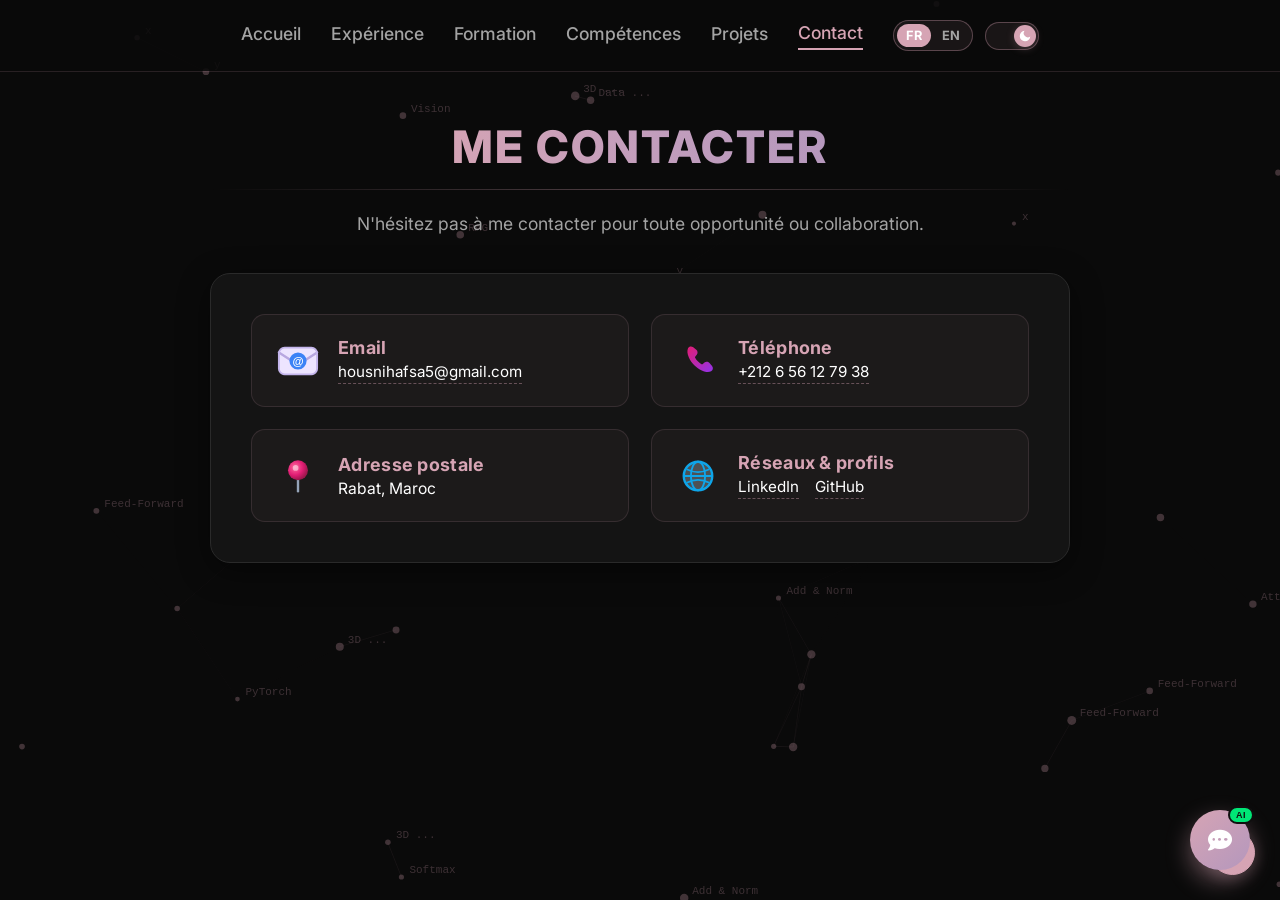
<file: contact.html>
<!DOCTYPE html>
<html lang="fr" data-theme="dark">
<head>
<meta charset="UTF-8">
<meta name="viewport" content="width=device-width, initial-scale=1.0, viewport-fit=cover">
<title>Contact | Hafsa Housni</title>
<link rel="stylesheet" href="style.css">
<link rel="stylesheet" href="chatbot.css">
<link rel="stylesheet" href="https://cdnjs.cloudflare.com/ajax/libs/font-awesome/6.5.0/css/all.min.css">
<script>
  (function () {
    var theme;
    try { theme = localStorage.getItem('portfolio-theme'); } catch (e) { theme = null; }
    if (theme !== 'light' && theme !== 'dark') {
      theme = window.matchMedia && window.matchMedia('(prefers-color-scheme: dark)').matches ? 'dark' : 'dark';
    }
    document.documentElement.setAttribute('data-theme', theme);
  })();
</script>
</head>

<body>
<div id="root">
    <div class="app-layout">

        <!-- TOP NAVBAR (Style Exact Iyad Hadife) -->
        <nav class="top-navbar" id="topNavbar">
            <a href="index.html#home" class="nav-brand-mobile">Portfolio</a>
            <div class="nav-backdrop" id="navBackdrop" aria-hidden="true"></div>
            
            <div class="nav-links-container" id="navLinksContainer">
                <a href="index.html#home" class="nav-link">
                    <span class="nav-link-label">Accueil</span>
                </a>
                <a href="index.html#experience" class="nav-link">
                    <span class="nav-link-label">Expérience</span>
                </a>
                <a href="index.html#education" class="nav-link">
                    <span class="nav-link-label">Formation</span>
                </a>
                <a href="index.html#skills" class="nav-link">
                    <span class="nav-link-label">Compétences</span>
                </a>
                <a href="projects.html" class="nav-link">
                    <span class="nav-link-label">Projets</span>
                </a>
                <a href="contact.html" class="nav-link active">
                    <span class="nav-link-label">Contact</span>
                </a>
                <span class="nav-swipe-hint" aria-hidden="true">Glisser pour fermer</span>
            </div>

            <div class="nav-actions">
                <!-- LANG SWITCH -->
                <div class="lang-switch" title="Langue">
                    <span class="active">FR</span>
                    <span>EN</span>
                </div>

                <!-- THEME TOGGLE -->
                <button type="button" class="theme-toggle dark" id="themeToggleBtn" title="Changer de thème" aria-label="Changer de thème">
                    <div class="theme-toggle-track">
                        <div class="theme-toggle-thumb">
                            <svg class="icon-sun" viewBox="0 0 24 24" fill="none" stroke="currentColor" stroke-width="2">
                                <circle cx="12" cy="12" r="5"></circle>
                                <line x1="12" y1="1" x2="12" y2="3"></line>
                                <line x1="12" y1="21" x2="12" y2="23"></line>
                                <line x1="4.22" y1="4.22" x2="5.64" y2="5.64"></line>
                                <line x1="18.36" y1="18.36" x2="19.78" y2="19.78"></line>
                                <line x1="1" y1="12" x2="3" y2="12"></line>
                                <line x1="21" y1="12" x2="23" y2="12"></line>
                                <line x1="4.22" y1="19.78" x2="5.64" y2="18.36"></line>
                                <line x1="18.36" y1="5.64" x2="19.78" y2="4.22"></line>
                            </svg>
                            <svg class="icon-moon" viewBox="0 0 24 24" fill="currentColor">
                                <path d="M21 12.79A9 9 0 1 1 11.21 3 7 7 0 0 0 21 12.79z"></path>
                            </svg>
                        </div>
                    </div>
                </button>

                <!-- HAMBURGER BUTTON -->
                <button class="hamburger-btn" id="hamburgerBtn" title="Menu" aria-label="Menu" aria-expanded="false">
                    <span></span><span></span><span></span>
                </button>
            </div>

            <div class="scroll-progress" id="scrollProgressBar" aria-hidden="true"></div>
        </nav>

        <!-- MAIN CONTENT (Exactement comme dans la capture d'écran) -->
        <main class="main-content">
            <!-- Canvas Arrière-plan Réseau de neurones & Constellation mathématique -->
            <canvas class="neural-background" id="neuralBg"></canvas>

            <div class="contact-page">

                <!-- EN-TETE ME CONTACTER -->
                <div class="contact-header">
                    <h2>ME CONTACTER</h2>
                    <hr class="contact-divider">
                    <p class="contact-subtitle">N'hésitez pas à me contacter pour toute opportunité ou collaboration.</p>
                </div>

                <!-- CARTE CENTRALE BLANCHE/SURFACE -->
                <div class="contact-card-container">
                    <div class="contact-info-grid">

                        <!-- 1. EMAIL -->
                        <div class="contact-item">
                            <span class="contact-icon">
                                <svg width="42" height="42" viewBox="0 0 44 44" fill="none" xmlns="http://www.w3.org/2000/svg">
                                    <rect x="2" y="8" width="40" height="28" rx="6" fill="#EDE4FF"/>
                                    <path d="M2 13L20.2 24.8C21.3 25.5 22.7 25.5 23.8 24.8L42 13" stroke="#B8A7E0" stroke-width="2.5" stroke-linecap="round"/>
                                    <rect x="2" y="8" width="40" height="28" rx="6" stroke="#C4B5EC" stroke-width="2"/>
                                    <circle cx="22" cy="22" r="9" fill="#3B82F6"/>
                                    <text x="22" y="26" text-anchor="middle" fill="#FFFFFF" font-size="12" font-weight="bold" font-family="sans-serif">@</text>
                                </svg>
                            </span>
                            <div class="contact-item-details">
                                <h4>Email</h4>
                                <a href="mailto:housnihafsa5@gmail.com" class="contact-dashed-link">housnihafsa5@gmail.com</a>
                            </div>
                        </div>

                        <!-- 2. TÉLÉPHONE -->
                        <div class="contact-item">
                            <span class="contact-icon">
                                <svg width="38" height="38" viewBox="0 0 40 40" fill="none" xmlns="http://www.w3.org/2000/svg">
                                    <defs>
                                        <linearGradient id="phoneGrad" x1="0%" y1="0%" x2="100%" y2="100%">
                                            <stop offset="0%" stop-color="#E11D74" />
                                            <stop offset="100%" stop-color="#9333EA" />
                                        </linearGradient>
                                    </defs>
                                    <path d="M9.5 6.5C10.5 4.5 13 4 15 5.5L18.2 8.2C19.8 9.5 20 12 18.7 13.5L17.2 15.2C16.8 15.6 16.7 16.2 17 16.7C18.5 19.5 20.8 21.8 23.6 23.3C24.1 23.6 24.7 23.5 25.1 23.1L26.8 21.6C28.3 20.3 30.8 20.5 32.1 22.1L34.8 25.3C36.3 27.3 35.8 29.8 33.8 30.8C31.5 32 28.5 32 24 30C18.5 27.5 13 22 10.5 16.5C8.5 12 8.5 9 9.5 6.5Z" fill="url(#phoneGrad)" />
                                </svg>
                            </span>
                            <div class="contact-item-details">
                                <h4>Téléphone</h4>
                                <a href="tel:+212656127938" class="contact-dashed-link">+212 6 56 12 79 38</a>
                            </div>
                        </div>

                        <!-- 3. ADRESSE POSTALE -->
                        <div class="contact-item">
                            <span class="contact-icon">
                                <svg width="38" height="38" viewBox="0 0 40 40" fill="none" xmlns="http://www.w3.org/2000/svg">
                                    <defs>
                                        <radialGradient id="pinGrad" cx="35%" cy="35%" r="65%">
                                            <stop offset="0%" stop-color="#FF6B9D" />
                                            <stop offset="60%" stop-color="#E11D74" />
                                            <stop offset="100%" stop-color="#9D174D" />
                                        </radialGradient>
                                    </defs>
                                    <path d="M20 22L20 36" stroke="#94A3B8" stroke-width="2.5" stroke-linecap="round"/>
                                    <circle cx="20" cy="14" r="10.5" fill="url(#pinGrad)" />
                                    <circle cx="17.5" cy="11.5" r="3" fill="#FFFFFF" fill-opacity="0.5"/>
                                </svg>
                            </span>
                            <div class="contact-item-details">
                                <h4>Adresse postale</h4>
                                <span class="contact-text-value">Rabat, Maroc</span>
                            </div>
                        </div>

                        <!-- 4. RÉSEAUX & PROFILS -->
                        <div class="contact-item">
                            <span class="contact-icon">
                                <svg width="38" height="38" viewBox="0 0 40 40" fill="none" xmlns="http://www.w3.org/2000/svg">
                                    <circle cx="20" cy="20" r="15" stroke="#0EA5E9" stroke-width="2.5" fill="#E0F2FE" fill-opacity="0.25"/>
                                    <line x1="5" y1="20" x2="35" y2="20" stroke="#0EA5E9" stroke-width="2"/>
                                    <ellipse cx="20" cy="20" rx="7.5" ry="15" stroke="#0EA5E9" stroke-width="2"/>
                                    <path d="M8 13C12 15 16 16 20 16C24 16 28 15 32 13" stroke="#0EA5E9" stroke-width="1.8"/>
                                    <path d="M8 27C12 25 16 24 20 24C24 24 28 25 32 27" stroke="#0EA5E9" stroke-width="1.8"/>
                                </svg>
                            </span>
                            <div class="contact-item-details">
                                <h4>Réseaux &amp; profils</h4>
                                <div class="social-links-inline">
                                    <a href="https://www.linkedin.com/in/hafsa-housni-998811231" target="_blank" rel="noopener noreferrer" class="contact-dashed-link">LinkedIn</a>
                                    <a href="https://github.com/HafsaHousni" target="_blank" rel="noopener noreferrer" class="contact-dashed-link">GitHub</a>
                                </div>
                            </div>
                        </div>

                    </div>
                </div>

            </div>
        </main>

        <!-- BOUTON SCROLL TO TOP -->
        <button class="scroll-to-top-btn" id="scrollToTopBtn" title="Retour en haut" aria-label="Retour en haut">
            <svg width="20" height="20" viewBox="0 0 24 24" fill="none" stroke="currentColor" stroke-width="2.6" stroke-linecap="round" stroke-linejoin="round" aria-hidden="true">
                <path d="M12 19V5M5 12l7-7 7 7"></path>
            </svg>
        </button>

    </div>
</div>

<script>
document.addEventListener("DOMContentLoaded", function () {

    // --- THEME SWITCHER ---
    const themeToggleBtn = document.getElementById("themeToggleBtn");
    function toggleTheme() {
        const currentTheme = document.documentElement.getAttribute("data-theme") || "dark";
        const newTheme = currentTheme === "dark" ? "light" : "dark";
        document.documentElement.classList.add("theme-switching");
        document.documentElement.setAttribute("data-theme", newTheme);
        try { localStorage.setItem("portfolio-theme", newTheme); } catch(e) {}
        if (themeToggleBtn) themeToggleBtn.className = "theme-toggle " + newTheme;
        setTimeout(() => { document.documentElement.classList.remove("theme-switching"); }, 400);
    }
    if (themeToggleBtn) themeToggleBtn.addEventListener("click", toggleTheme);

    // --- LANG SWITCH ---
    const langSwitch = document.querySelector(".lang-switch");
    if (langSwitch) {
        langSwitch.addEventListener("click", function () {
            const spans = langSwitch.querySelectorAll("span");
            spans.forEach(s => s.classList.toggle("active"));
        });
    }

    // --- SCROLL PROGRESS ---
    const scrollBar = document.getElementById("scrollProgressBar");
    function updateScrollProgress() {
        const totalHeight = document.documentElement.scrollHeight - window.innerHeight;
        const progress = totalHeight > 0 ? Math.min(window.scrollY / totalHeight, 1) : 0;
        if (scrollBar) scrollBar.style.transform = `scaleX(${progress})`;
    }
    window.addEventListener("scroll", updateScrollProgress, { passive: true });
    window.addEventListener("resize", updateScrollProgress);
    updateScrollProgress();

    // --- SCROLL TO TOP ---
    const scrollBtn = document.getElementById("scrollToTopBtn");
    window.addEventListener("scroll", function () {
        if (scrollBtn) {
            scrollBtn.style.display = window.scrollY > 300 ? "flex" : "none";
        }
    }, { passive: true });
    if (scrollBtn) {
        scrollBtn.addEventListener("click", function () {
            window.scrollTo({ top: 0, behavior: "smooth" });
        });
    }

    // --- HAMBURGER ---
    const hamburgerBtn = document.getElementById("hamburgerBtn");
    const navDrawer = document.getElementById("navLinksContainer");
    const navBackdrop = document.getElementById("navBackdrop");

    function toggleNav() {
        const isOpen = hamburgerBtn.classList.contains("open");
        if (isOpen) {
            hamburgerBtn.classList.remove("open");
            hamburgerBtn.setAttribute("aria-expanded", "false");
            navDrawer.classList.remove("open");
            navBackdrop.classList.remove("open");
            document.body.style.overflow = "";
        } else {
            hamburgerBtn.classList.add("open");
            hamburgerBtn.setAttribute("aria-expanded", "true");
            navDrawer.classList.add("open");
            navBackdrop.classList.add("open");
            document.body.style.overflow = "hidden";
        }
    }

    function closeNav() {
        hamburgerBtn.classList.remove("open");
        hamburgerBtn.setAttribute("aria-expanded", "false");
        navDrawer.classList.remove("open");
        navBackdrop.classList.remove("open");
        document.body.style.overflow = "";
    }

    if (hamburgerBtn) hamburgerBtn.addEventListener("click", toggleNav);
    if (navBackdrop) navBackdrop.addEventListener("click", closeNav);

    // --- NEURAL BACKGROUND CANVAS ANIMATION ---
    (function () {
        const canvas = document.getElementById("neuralBg");
        if (!canvas) return;
        const ctx = canvas.getContext("2d");
        let width = canvas.width = window.innerWidth;
        let height = canvas.height = window.innerHeight;

        window.addEventListener("resize", function () {
            width = canvas.width = window.innerWidth;
            height = canvas.height = window.innerHeight;
        });

        const mathLabels = [
            "cos t", "sin t", "Data ...", "3D ...", "y", "x",
            "Add & Norm", "Feed-Forward", "Softmax", "Attention",
            "Embeddings", "PyTorch", "Vision", "RAG"
        ];

        const particleCount = Math.min(36, Math.floor((width * height) / 22000));
        const particles = [];

        for (let i = 0; i < particleCount; i++) {
            particles.push({
                x: Math.random() * width,
                y: Math.random() * height,
                vx: (Math.random() - 0.5) * 0.4,
                vy: (Math.random() - 0.5) * 0.4,
                radius: Math.random() * 2.5 + 2,
                label: mathLabels[i % mathLabels.length],
                hasLabel: Math.random() > 0.4
            });
        }

        let mouse = { x: -1000, y: -1000 };
        window.addEventListener("mousemove", function (e) {
            mouse.x = e.clientX;
            mouse.y = e.clientY;
        }, { passive: true });

        function animate() {
            ctx.clearRect(0, 0, width, height);

            const isDark = document.documentElement.getAttribute("data-theme") !== "light";
            const nodeFill = isDark ? "rgba(214, 164, 180, 0.45)" : "rgba(196, 131, 150, 0.42)";
            const lineStroke = isDark ? "rgba(214, 164, 180, 0.12)" : "rgba(196, 131, 150, 0.14)";
            const textFill = isDark ? "rgba(214, 164, 180, 0.42)" : "rgba(180, 110, 130, 0.5)";

            // Draw connecting lines
            for (let i = 0; i < particles.length; i++) {
                for (let j = i + 1; j < particles.length; j++) {
                    const dx = particles[i].x - particles[j].x;
                    const dy = particles[i].y - particles[j].y;
                    const dist = Math.sqrt(dx * dx + dy * dy);
                    if (dist < 140) {
                        ctx.beginPath();
                        ctx.strokeStyle = lineStroke;
                        ctx.lineWidth = (1 - dist / 140) * 1.2;
                        ctx.moveTo(particles[i].x, particles[i].y);
                        ctx.lineTo(particles[j].x, particles[j].y);
                        ctx.stroke();
                    }
                }
            }

            // Draw particles and labels
            ctx.font = "11px 'Courier New', monospace";
            for (let i = 0; i < particles.length; i++) {
                const p = particles[i];
                p.x += p.vx;
                p.y += p.vy;

                if (p.x < 0) p.x = width;
                if (p.x > width) p.x = 0;
                if (p.y < 0) p.y = height;
                if (p.y > height) p.y = 0;

                // Subtle repulsion/interaction with mouse
                const mdx = p.x - mouse.x;
                const mdy = p.y - mouse.y;
                const mdist = Math.sqrt(mdx * mdx + mdy * mdy);
                if (mdist < 100) {
                    p.x += (mdx / mdist) * 0.8;
                    p.y += (mdy / mdist) * 0.8;
                }

                ctx.beginPath();
                ctx.arc(p.x, p.y, p.radius, 0, Math.PI * 2);
                ctx.fillStyle = nodeFill;
                ctx.fill();

                if (p.hasLabel) {
                    ctx.fillStyle = textFill;
                    ctx.fillText(p.label, p.x + 8, p.y - 4);
                }
            }

            requestAnimationFrame(animate);
        }

        animate();
    })();

});
</script>

<script src="chatbot.js"></script>
</body>
</html>
</file>
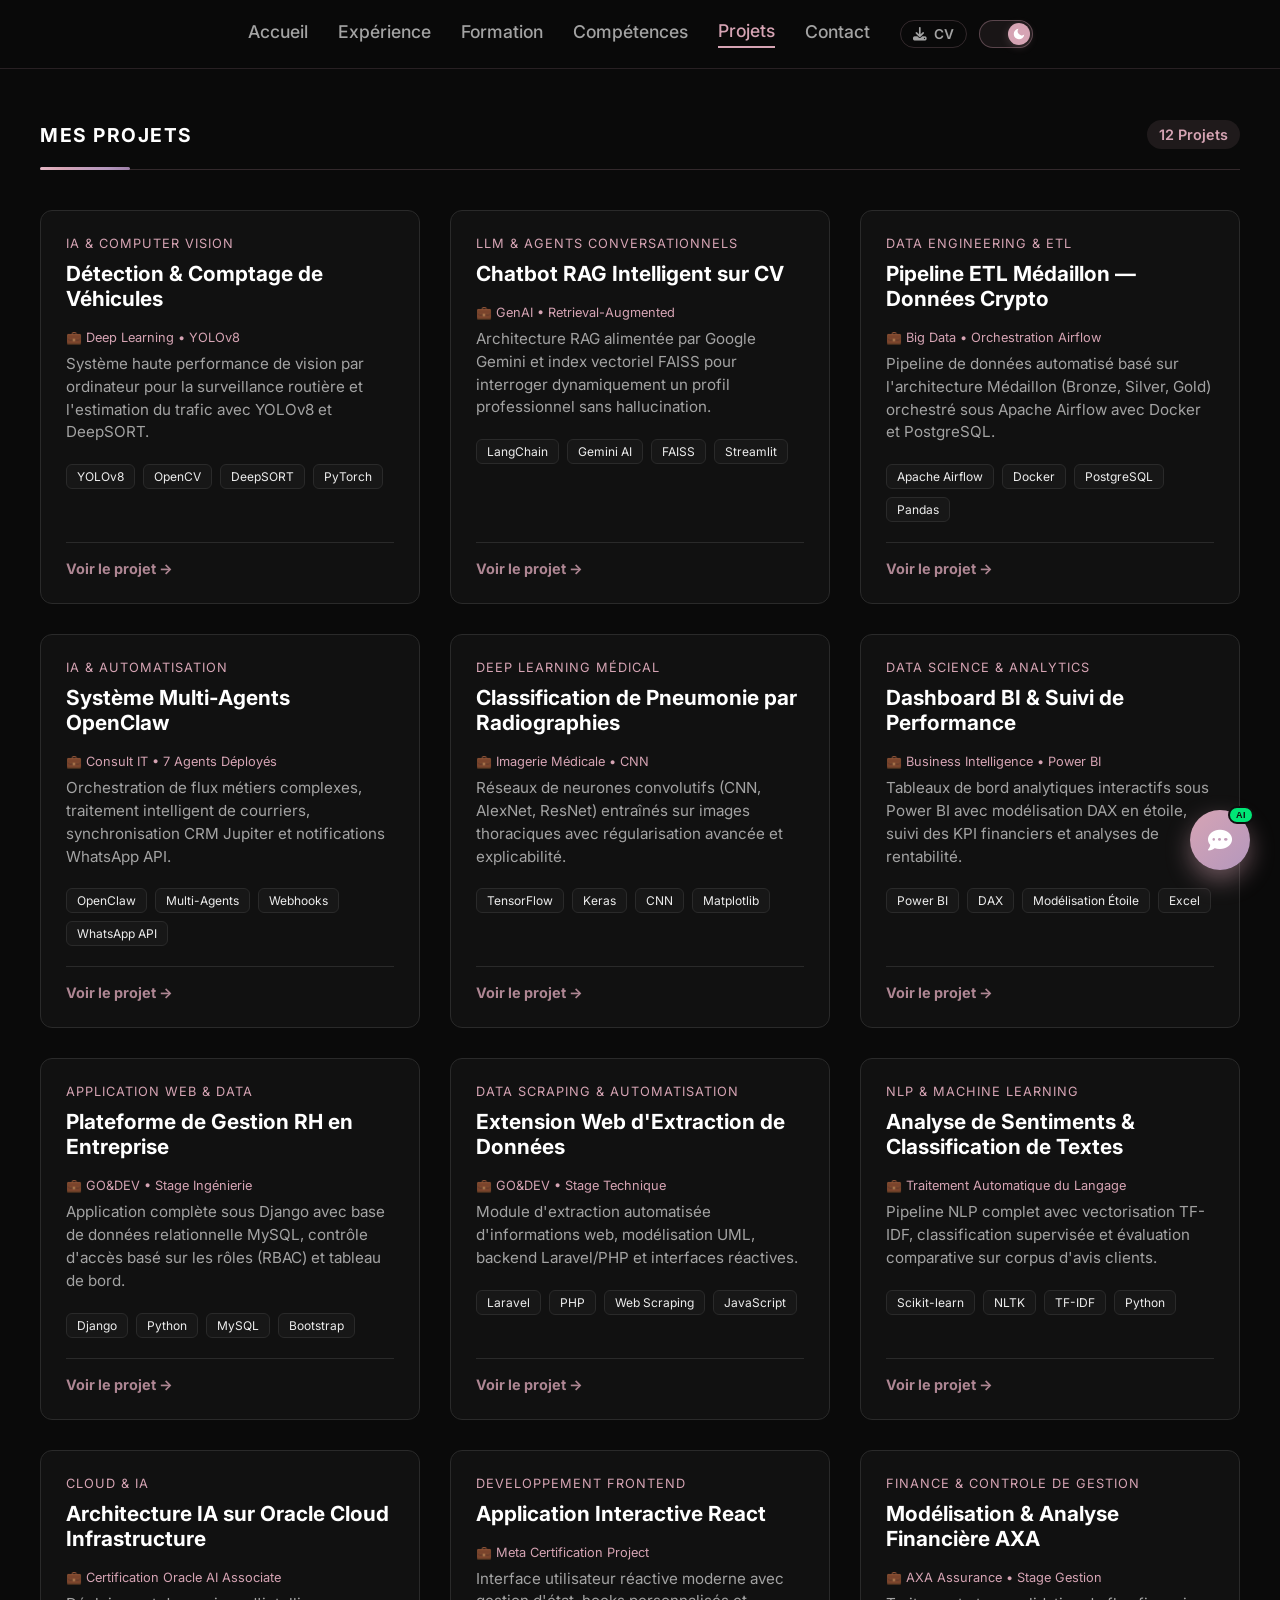
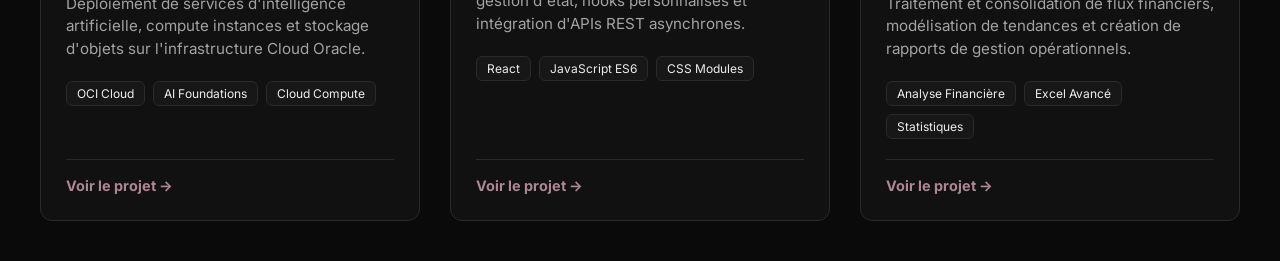
<file: projects.html>
<!DOCTYPE html>
<html lang="fr" data-theme="dark">
<head>
<meta charset="UTF-8">
<meta name="viewport" content="width=device-width, initial-scale=1.0, viewport-fit=cover">
<title>Projets | Hafsa Housni</title>
<link rel="stylesheet" href="style.css">
<link rel="stylesheet" href="chatbot.css">
<link rel="stylesheet" href="https://cdnjs.cloudflare.com/ajax/libs/font-awesome/6.5.0/css/all.min.css">
<script>
  (function () {
    var theme;
    try { theme = localStorage.getItem('portfolio-theme'); } catch (e) { theme = null; }
    if (theme !== 'light' && theme !== 'dark') {
      theme = window.matchMedia && window.matchMedia('(prefers-color-scheme: dark)').matches ? 'dark' : 'dark';
    }
    document.documentElement.setAttribute('data-theme', theme);
  })();
</script>
</head>

<body>
<div id="root">
    <div class="app-layout">

        <!-- TOP NAVBAR (Style Exact Iyad Hadife) -->
        <nav class="top-navbar" id="topNavbar">
            <a href="index.html#home" class="nav-brand-mobile">Portfolio</a>
            <div class="nav-backdrop" id="navBackdrop" aria-hidden="true"></div>
            
            <div class="nav-links-container" id="navLinksContainer">
                <a href="index.html#home" class="nav-link">
                    <span class="nav-link-icon" aria-hidden="true">⌂</span>
                    <span class="nav-link-label">Accueil</span>
                </a>
                <a href="index.html#experience" class="nav-link">
                    <span class="nav-link-icon" aria-hidden="true">💼</span>
                    <span class="nav-link-label">Expérience</span>
                </a>
                <a href="index.html#education" class="nav-link">
                    <span class="nav-link-icon" aria-hidden="true">🎓</span>
                    <span class="nav-link-label">Formation</span>
                </a>
                <a href="index.html#skills" class="nav-link">
                    <span class="nav-link-icon" aria-hidden="true">⚙</span>
                    <span class="nav-link-label">Compétences</span>
                </a>
                <a href="projects.html" class="nav-link active">
                    <span class="nav-link-icon" aria-hidden="true">📁</span>
                    <span class="nav-link-label">Projets</span>
                </a>
                <a href="contact.html" class="nav-link">
                    <span class="nav-link-icon" aria-hidden="true">✉</span>
                    <span class="nav-link-label">Contact</span>
                </a>
                <span class="nav-swipe-hint" aria-hidden="true">Glisser pour fermer</span>
            </div>

            <div class="nav-actions">
                <a href="Hafsa_Housni_CV.pdf" download class="nav-link" style="border: 1px solid var(--border-light); padding: 5px 12px; border-radius: 18px; font-size: 0.85rem; font-weight: 600;">
                    <i class="fas fa-download" style="margin-right: 4px;"></i> CV
                </a>

                <!-- THEME TOGGLE -->
                <button type="button" class="theme-toggle dark" id="themeToggleBtn" title="Changer de thème" aria-label="Changer de thème">
                    <div class="theme-toggle-track">
                        <div class="theme-toggle-thumb">
                            <svg class="icon-sun" viewBox="0 0 24 24" fill="none" stroke="currentColor" stroke-width="2">
                                <circle cx="12" cy="12" r="5"></circle>
                                <line x1="12" y1="1" x2="12" y2="3"></line>
                                <line x1="12" y1="21" x2="12" y2="23"></line>
                                <line x1="4.22" y1="4.22" x2="5.64" y2="5.64"></line>
                                <line x1="18.36" y1="18.36" x2="19.78" y2="19.78"></line>
                                <line x1="1" y1="12" x2="3" y2="12"></line>
                                <line x1="21" y1="12" x2="23" y2="12"></line>
                                <line x1="4.22" y1="19.78" x2="5.64" y2="18.36"></line>
                                <line x1="18.36" y1="5.64" x2="19.78" y2="4.22"></line>
                            </svg>
                            <svg class="icon-moon" viewBox="0 0 24 24" fill="currentColor">
                                <path d="M21 12.79A9 9 0 1 1 11.21 3 7 7 0 0 0 21 12.79z"></path>
                            </svg>
                        </div>
                    </div>
                </button>

                <button class="hamburger-btn" id="hamburgerBtn" title="Menu" aria-label="Menu" aria-expanded="false">
                    <span></span><span></span><span></span>
                </button>
            </div>

            <div class="scroll-progress" id="scrollProgressBar" aria-hidden="true"></div>
        </nav>

        <!-- MAIN CONTENT (Style Exact Iyad Hadife /projects) -->
        <main class="main-content">
            <div class="projects-page">

                <div class="projects-header">
                    <div class="header-title-flex">
                        <h2>Mes Projets</h2>
                    </div>
                    <span class="project-count" id="projectCount">12 Projets</span>
                </div>

                <!-- GRILLE DE PROJETS (Classes Exactes: .project-card, .card-content, .card-top-row, etc.) -->
                <div class="projects-grid">

                    <!-- PROJET 1 -->
                    <a href="https://github.com/HafsaHousni" target="_blank" rel="noopener noreferrer" class="project-card">
                        <div class="card-content">
                            <div class="card-top-row">
                                <span class="project-category">IA &amp; COMPUTER VISION</span>
                            </div>
                            <h3>Détection &amp; Comptage de Véhicules</h3>
                            <span class="project-experience-badge">💼 Deep Learning &bull; YOLOv8</span>
                            <p>Système haute performance de vision par ordinateur pour la surveillance routière et l'estimation du trafic avec YOLOv8 et DeepSORT.</p>
                            <div class="tech-stack">
                                <span class="tech-pill">YOLOv8</span>
                                <span class="tech-pill">OpenCV</span>
                                <span class="tech-pill">DeepSORT</span>
                                <span class="tech-pill">PyTorch</span>
                            </div>
                        </div>
                        <div class="card-footer">
                            <span class="view-details-text">Voir le projet →</span>
                        </div>
                    </a>

                    <!-- PROJET 2 -->
                    <a href="https://github.com/HafsaHousni" target="_blank" rel="noopener noreferrer" class="project-card">
                        <div class="card-content">
                            <div class="card-top-row">
                                <span class="project-category">LLM &amp; AGENTS CONVERSATIONNELS</span>
                            </div>
                            <h3>Chatbot RAG Intelligent sur CV</h3>
                            <span class="project-experience-badge">💼 GenAI &bull; Retrieval-Augmented</span>
                            <p>Architecture RAG alimentée par Google Gemini et index vectoriel FAISS pour interroger dynamiquement un profil professionnel sans hallucination.</p>
                            <div class="tech-stack">
                                <span class="tech-pill">LangChain</span>
                                <span class="tech-pill">Gemini AI</span>
                                <span class="tech-pill">FAISS</span>
                                <span class="tech-pill">Streamlit</span>
                            </div>
                        </div>
                        <div class="card-footer">
                            <span class="view-details-text">Voir le projet →</span>
                        </div>
                    </a>

                    <!-- PROJET 3 -->
                    <a href="https://github.com/HafsaHousni" target="_blank" rel="noopener noreferrer" class="project-card">
                        <div class="card-content">
                            <div class="card-top-row">
                                <span class="project-category">DATA ENGINEERING &amp; ETL</span>
                            </div>
                            <h3>Pipeline ETL Médaillon — Données Crypto</h3>
                            <span class="project-experience-badge">💼 Big Data &bull; Orchestration Airflow</span>
                            <p>Pipeline de données automatisé basé sur l'architecture Médaillon (Bronze, Silver, Gold) orchestré sous Apache Airflow avec Docker et PostgreSQL.</p>
                            <div class="tech-stack">
                                <span class="tech-pill">Apache Airflow</span>
                                <span class="tech-pill">Docker</span>
                                <span class="tech-pill">PostgreSQL</span>
                                <span class="tech-pill">Pandas</span>
                            </div>
                        </div>
                        <div class="card-footer">
                            <span class="view-details-text">Voir le projet →</span>
                        </div>
                    </a>

                    <!-- PROJET 4 -->
                    <a href="https://github.com/HafsaHousni" target="_blank" rel="noopener noreferrer" class="project-card">
                        <div class="card-content">
                            <div class="card-top-row">
                                <span class="project-category">IA &amp; AUTOMATISATION</span>
                            </div>
                            <h3>Système Multi-Agents OpenClaw</h3>
                            <span class="project-experience-badge">💼 Consult IT &bull; 7 Agents Déployés</span>
                            <p>Orchestration de flux métiers complexes, traitement intelligent de courriers, synchronisation CRM Jupiter et notifications WhatsApp API.</p>
                            <div class="tech-stack">
                                <span class="tech-pill">OpenClaw</span>
                                <span class="tech-pill">Multi-Agents</span>
                                <span class="tech-pill">Webhooks</span>
                                <span class="tech-pill">WhatsApp API</span>
                            </div>
                        </div>
                        <div class="card-footer">
                            <span class="view-details-text">Voir le projet →</span>
                        </div>
                    </a>

                    <!-- PROJET 5 -->
                    <a href="https://github.com/HafsaHousni" target="_blank" rel="noopener noreferrer" class="project-card">
                        <div class="card-content">
                            <div class="card-top-row">
                                <span class="project-category">DEEP LEARNING MÉDICAL</span>
                            </div>
                            <h3>Classification de Pneumonie par Radiographies</h3>
                            <span class="project-experience-badge">💼 Imagerie Médicale &bull; CNN</span>
                            <p>Réseaux de neurones convolutifs (CNN, AlexNet, ResNet) entraînés sur images thoraciques avec régularisation avancée et explicabilité.</p>
                            <div class="tech-stack">
                                <span class="tech-pill">TensorFlow</span>
                                <span class="tech-pill">Keras</span>
                                <span class="tech-pill">CNN</span>
                                <span class="tech-pill">Matplotlib</span>
                            </div>
                        </div>
                        <div class="card-footer">
                            <span class="view-details-text">Voir le projet →</span>
                        </div>
                    </a>

                    <!-- PROJET 6 -->
                    <a href="https://github.com/HafsaHousni" target="_blank" rel="noopener noreferrer" class="project-card">
                        <div class="card-content">
                            <div class="card-top-row">
                                <span class="project-category">DATA SCIENCE &amp; ANALYTICS</span>
                            </div>
                            <h3>Dashboard BI &amp; Suivi de Performance</h3>
                            <span class="project-experience-badge">💼 Business Intelligence &bull; Power BI</span>
                            <p>Tableaux de bord analytiques interactifs sous Power BI avec modélisation DAX en étoile, suivi des KPI financiers et analyses de rentabilité.</p>
                            <div class="tech-stack">
                                <span class="tech-pill">Power BI</span>
                                <span class="tech-pill">DAX</span>
                                <span class="tech-pill">Modélisation Étoile</span>
                                <span class="tech-pill">Excel</span>
                            </div>
                        </div>
                        <div class="card-footer">
                            <span class="view-details-text">Voir le projet →</span>
                        </div>
                    </a>

                    <!-- PROJET 7 -->
                    <a href="https://github.com/HafsaHousni" target="_blank" rel="noopener noreferrer" class="project-card">
                        <div class="card-content">
                            <div class="card-top-row">
                                <span class="project-category">APPLICATION WEB &amp; DATA</span>
                            </div>
                            <h3>Plateforme de Gestion RH en Entreprise</h3>
                            <span class="project-experience-badge">💼 GO&amp;DEV &bull; Stage Ingénierie</span>
                            <p>Application complète sous Django avec base de données relationnelle MySQL, contrôle d'accès basé sur les rôles (RBAC) et tableau de bord.</p>
                            <div class="tech-stack">
                                <span class="tech-pill">Django</span>
                                <span class="tech-pill">Python</span>
                                <span class="tech-pill">MySQL</span>
                                <span class="tech-pill">Bootstrap</span>
                            </div>
                        </div>
                        <div class="card-footer">
                            <span class="view-details-text">Voir le projet →</span>
                        </div>
                    </a>

                    <!-- PROJET 8 -->
                    <a href="https://github.com/HafsaHousni" target="_blank" rel="noopener noreferrer" class="project-card">
                        <div class="card-content">
                            <div class="card-top-row">
                                <span class="project-category">DATA SCRAPING &amp; AUTOMATISATION</span>
                            </div>
                            <h3>Extension Web d'Extraction de Données</h3>
                            <span class="project-experience-badge">💼 GO&amp;DEV &bull; Stage Technique</span>
                            <p>Module d'extraction automatisée d'informations web, modélisation UML, backend Laravel/PHP et interfaces réactives.</p>
                            <div class="tech-stack">
                                <span class="tech-pill">Laravel</span>
                                <span class="tech-pill">PHP</span>
                                <span class="tech-pill">Web Scraping</span>
                                <span class="tech-pill">JavaScript</span>
                            </div>
                        </div>
                        <div class="card-footer">
                            <span class="view-details-text">Voir le projet →</span>
                        </div>
                    </a>

                    <!-- PROJET 9 -->
                    <a href="https://github.com/HafsaHousni" target="_blank" rel="noopener noreferrer" class="project-card">
                        <div class="card-content">
                            <div class="card-top-row">
                                <span class="project-category">NLP &amp; MACHINE LEARNING</span>
                            </div>
                            <h3>Analyse de Sentiments &amp; Classification de Textes</h3>
                            <span class="project-experience-badge">💼 Traitement Automatique du Langage</span>
                            <p>Pipeline NLP complet avec vectorisation TF-IDF, classification supervisée et évaluation comparative sur corpus d'avis clients.</p>
                            <div class="tech-stack">
                                <span class="tech-pill">Scikit-learn</span>
                                <span class="tech-pill">NLTK</span>
                                <span class="tech-pill">TF-IDF</span>
                                <span class="tech-pill">Python</span>
                            </div>
                        </div>
                        <div class="card-footer">
                            <span class="view-details-text">Voir le projet →</span>
                        </div>
                    </a>

                    <!-- PROJET 10 -->
                    <a href="https://github.com/HafsaHousni" target="_blank" rel="noopener noreferrer" class="project-card">
                        <div class="card-content">
                            <div class="card-top-row">
                                <span class="project-category">CLOUD &amp; IA</span>
                            </div>
                            <h3>Architecture IA sur Oracle Cloud Infrastructure</h3>
                            <span class="project-experience-badge">💼 Certification Oracle AI Associate</span>
                            <p>Déploiement de services d'intelligence artificielle, compute instances et stockage d'objets sur l'infrastructure Cloud Oracle.</p>
                            <div class="tech-stack">
                                <span class="tech-pill">OCI Cloud</span>
                                <span class="tech-pill">AI Foundations</span>
                                <span class="tech-pill">Cloud Compute</span>
                            </div>
                        </div>
                        <div class="card-footer">
                            <span class="view-details-text">Voir le projet →</span>
                        </div>
                    </a>

                    <!-- PROJET 11 -->
                    <a href="https://github.com/HafsaHousni" target="_blank" rel="noopener noreferrer" class="project-card">
                        <div class="card-content">
                            <div class="card-top-row">
                                <span class="project-category">DEVELOPPEMENT FRONTEND</span>
                            </div>
                            <h3>Application Interactive React</h3>
                            <span class="project-experience-badge">💼 Meta Certification Project</span>
                            <p>Interface utilisateur réactive moderne avec gestion d'état, hooks personnalisés et intégration d'APIs REST asynchrones.</p>
                            <div class="tech-stack">
                                <span class="tech-pill">React</span>
                                <span class="tech-pill">JavaScript ES6</span>
                                <span class="tech-pill">CSS Modules</span>
                            </div>
                        </div>
                        <div class="card-footer">
                            <span class="view-details-text">Voir le projet →</span>
                        </div>
                    </a>

                    <!-- PROJET 12 -->
                    <a href="https://github.com/HafsaHousni" target="_blank" rel="noopener noreferrer" class="project-card">
                        <div class="card-content">
                            <div class="card-top-row">
                                <span class="project-category">FINANCE &amp; CONTROLE DE GESTION</span>
                            </div>
                            <h3>Modélisation &amp; Analyse Financière AXA</h3>
                            <span class="project-experience-badge">💼 AXA Assurance &bull; Stage Gestion</span>
                            <p>Traitement et consolidation de flux financiers, modélisation de tendances et création de rapports de gestion opérationnels.</p>
                            <div class="tech-stack">
                                <span class="tech-pill">Analyse Financière</span>
                                <span class="tech-pill">Excel Avancé</span>
                                <span class="tech-pill">Statistiques</span>
                            </div>
                        </div>
                        <div class="card-footer">
                            <span class="view-details-text">Voir le projet →</span>
                        </div>
                    </a>

                </div>
            </div>
        </main>

        <button class="scroll-to-top-btn" id="scrollToTopBtn" title="Retour en haut" aria-label="Retour en haut">
            <svg width="20" height="20" viewBox="0 0 24 24" fill="none" stroke="currentColor" stroke-width="2.6" stroke-linecap="round" stroke-linejoin="round" aria-hidden="true">
                <path d="M12 19V5M5 12l7-7 7 7"></path>
            </svg>
        </button>

    </div>
</div>

<script>
document.addEventListener("DOMContentLoaded", function () {

    // --- THEME SWITCHER ---
    const themeToggleBtn = document.getElementById("themeToggleBtn");
    function toggleTheme() {
        const currentTheme = document.documentElement.getAttribute("data-theme") || "dark";
        const newTheme = currentTheme === "dark" ? "light" : "dark";
        document.documentElement.classList.add("theme-switching");
        document.documentElement.setAttribute("data-theme", newTheme);
        try { localStorage.setItem("portfolio-theme", newTheme); } catch(e) {}
        if (themeToggleBtn) themeToggleBtn.className = "theme-toggle " + newTheme;
        setTimeout(() => { document.documentElement.classList.remove("theme-switching"); }, 400);
    }
    if (themeToggleBtn) themeToggleBtn.addEventListener("click", toggleTheme);

    // --- SCROLL PROGRESS ---
    const scrollBar = document.getElementById("scrollProgressBar");
    function updateScrollProgress() {
        const totalHeight = document.documentElement.scrollHeight - window.innerHeight;
        const progress = totalHeight > 0 ? Math.min(window.scrollY / totalHeight, 1) : 0;
        if (scrollBar) scrollBar.style.transform = `scaleX(${progress})`;
    }
    window.addEventListener("scroll", updateScrollProgress, { passive: true });
    window.addEventListener("resize", updateScrollProgress);
    updateScrollProgress();

    // --- SCROLL TO TOP ---
    const scrollBtn = document.getElementById("scrollToTopBtn");
    window.addEventListener("scroll", function () {
        if (scrollBtn) {
            scrollBtn.style.display = window.scrollY > 300 ? "flex" : "none";
        }
    }, { passive: true });
    if (scrollBtn) {
        scrollBtn.addEventListener("click", function () {
            window.scrollTo({ top: 0, behavior: "smooth" });
        });
    }

    // --- HAMBURGER ---
    const hamburgerBtn = document.getElementById("hamburgerBtn");
    const navDrawer = document.getElementById("navLinksContainer");
    const navBackdrop = document.getElementById("navBackdrop");

    function toggleNav() {
        const isOpen = hamburgerBtn.classList.contains("open");
        if (isOpen) {
            hamburgerBtn.classList.remove("open");
            hamburgerBtn.setAttribute("aria-expanded", "false");
            navDrawer.classList.remove("open");
            navBackdrop.classList.remove("open");
            document.body.style.overflow = "";
        } else {
            hamburgerBtn.classList.add("open");
            hamburgerBtn.setAttribute("aria-expanded", "true");
            navDrawer.classList.add("open");
            navBackdrop.classList.add("open");
            document.body.style.overflow = "hidden";
        }
    }

    function closeNav() {
        hamburgerBtn.classList.remove("open");
        hamburgerBtn.setAttribute("aria-expanded", "false");
        navDrawer.classList.remove("open");
        navBackdrop.classList.remove("open");
        document.body.style.overflow = "";
    }

    if (hamburgerBtn) hamburgerBtn.addEventListener("click", toggleNav);
    if (navBackdrop) navBackdrop.addEventListener("click", closeNav);

});
</script>

<script src="chatbot.js"></script>
</body>
</html>
</file>
<file: style.css>
@import url('https://fonts.googleapis.com/css2?family=Inter:wght@300;400;500;600;700;800&display=swap');

:root {
  --primary: #d6a4b4;
  --secondary: #b497bd;
  --light: #f6efe9;
  --dark: #0f0f0f;
  --lightningcss-light: ;
  --lightningcss-dark: initial;
  color-scheme: dark;
  --accent: #d6a4b4;
  --accent-hover: #c491a1;
  --accent-rgb: 214, 164, 180;
  --on-accent: #fff;
  --accent-gradient: linear-gradient(90deg, #e4b7c5, #d6a4b4, #c39ebc, #b497bd, #9e7fa7);
  --accent-soft-1: #d6a4b4;
  --accent-soft-2: #b497bd;
  --glow: .35;
  --bg: #0a0a0a;
  --bg-soft: #111;
  --surface: #141414;
  --surface-2: #1c1c1c;
  --border: #2a2a2a;
  --border-rgb: 42, 42, 42;
  --heading: #fff;
  --text: #ededed;
  --text-muted: #a3a3a3;
  --text-faint: #6b6b6b;
  --nav-bg: #0a0a0adb;
  --shadow: #00000073;
  --shadow-strong: #000c;
  --code-bg: #0d0d0d;
  --code-border: #2a2a2a;
  --bg-dark: var(--bg);
  --card-bg: var(--surface);
  --neon-blue: var(--accent);
  --text-main: var(--text);
  --border-light: rgba(var(--accent-rgb), .2);
}

:root,:root[data-theme=light]{--lightningcss-light:initial;--lightningcss-dark: ;color-scheme:light;--accent:#c48396;--accent-hover:#a8697c;--accent-rgb:214, 164, 180;--on-accent:#fff;--accent-gradient:linear-gradient(90deg, #e4b7c5, #d6a4b4, #c39ebc, #b497bd, #9e7fa7);--accent-soft-1:#d6a4b4;--accent-soft-2:#b497bd;--glow:.6;--bg:#fff;--bg-soft:#fff7f2;--surface:#fff;--surface-2:#fff4ed;--border:#f0ddd2;--border-rgb:240, 221, 210;--heading:#111;--text:#1f1f1f;--text-muted:#5f6368;--text-faint:#8a8f98;--nav-bg:#ffffffdb;--shadow:#11111114;--shadow-strong:#1111112e;--code-bg:#0d1117;--code-border:#1f2937}:root[data-theme=dark]{--lightningcss-light: ;--lightningcss-dark:initial;color-scheme:dark;--accent:#d6a4b4;--accent-hover:#c491a1;--accent-rgb:214, 164, 180;--on-accent:#fff;--accent-gradient:linear-gradient(90deg, #e4b7c5, #d6a4b4, #c39ebc, #b497bd, #9e7fa7);--accent-soft-1:#d6a4b4;--accent-soft-2:#b497bd;--glow:.35;--bg:#0a0a0a;--bg-soft:#111;--surface:#141414;--surface-2:#1c1c1c;--border:#2a2a2a;--border-rgb:42, 42, 42;--heading:#fff;--text:#ededed;--text-muted:#a3a3a3;--text-faint:#6b6b6b;--nav-bg:#0a0a0adb;--shadow:#00000073;--shadow-strong:#000c;--code-bg:#0d0d0d;--code-border:#2a2a2a}:root{--bg-dark:var(--bg);--card-bg:var(--surface);--neon-blue:var(--accent);--text-main:var(--text);--border-light:rgba(var(--accent-rgb), .2)}html,body,#root{scroll-behavior:smooth;background-color:var(--bg);width:100%;min-height:100vh;margin:0;padding:0}#root{text-align:left!important;max-width:none!important;display:block!important}*{box-sizing:border-box}::selection{background:rgba(var(--accent-rgb), .25)}html.theme-switching,html.theme-switching *,html.theme-switching :before,html.theme-switching :after{transition:background-color .4s,border-color .4s,color .4s,fill .4s!important}.skills-section,.journey-section{scroll-margin-top:100px}.about-container{background-color:var(--bg-dark);color:var(--text-main);max-width:1400px;min-height:100vh;margin:0 auto;padding:40px 40px 200px;font-family:Inter,sans-serif}.state-container{background-color:var(--bg-dark);height:100vh;color:var(--neon-blue);justify-content:center;align-items:center;font-size:1.2rem;display:flex}.error{color:#ff4b4b}.profile-header{border-bottom:1px solid var(--border-light);align-items:center;gap:40px;margin-bottom:60px;padding-bottom:40px;display:flex}.profile-image-container{border:4px solid var(--neon-blue);width:180px;height:180px;box-shadow:0 0 20px rgba(var(--accent-rgb), .15);border-radius:50%;flex-shrink:0;padding:5px}.profile-image{object-fit:cover;border-radius:50%;width:100%;height:100%}.profile-info h1{text-transform:uppercase;letter-spacing:2px;margin:0 0 20px;font-size:3rem;line-height:1.1}.first-name{color:var(--neon-blue);font-weight:300}.last-name{font-weight:700}.profile-text p{color:var(--text-muted);max-width:800px;margin-bottom:15px;line-height:1.6}.main-content-grid{flex-direction:column;gap:60px;display:flex}h2{color:var(--heading);letter-spacing:1.5px;text-transform:uppercase;border-bottom:1px solid var(--border-light);margin-bottom:30px;padding-bottom:10px;font-size:1.2rem}.skills-grid{grid-template-columns:repeat(auto-fit,minmax(280px,1fr));gap:30px;display:grid}.skill-category{background-color:var(--card-bg);border:1px solid var(--border);box-shadow:0 4px 15px var(--shadow);border-radius:12px;padding:25px}.skill-category h3{color:var(--text-main);margin-bottom:15px;font-size:1.1rem}.pills-container{flex-wrap:wrap;gap:10px;display:flex}.view-projects-btn{background-color:var(--neon-blue);color:var(--on-accent);text-align:center;border-radius:30px;width:100%;padding:12px 30px;font-weight:700;text-decoration:none;transition:all .3s;display:inline-block}.section-title-wrapper{border-bottom:1px solid var(--border-light);justify-content:space-between;align-items:center;margin-bottom:30px;padding-bottom:10px;display:flex}.section-title-wrapper h2{border-bottom:none;margin-bottom:0;padding-bottom:0}.inline-add-btn{background:var(--neon-blue);color:var(--on-accent);cursor:pointer;width:28px;height:28px;box-shadow:0 0 10px rgba(var(--accent-rgb), .2);border:none;border-radius:50%;justify-content:center;align-items:center;font-size:1.1rem;font-weight:700;transition:transform .2s;display:flex}.inline-add-btn:hover{transform:scale(1.1)}.category-header-flex{justify-content:space-between;align-items:center;margin-bottom:15px;display:flex}.category-header-flex h3{margin-bottom:0!important}.small-plus-btn{background:rgba(var(--accent-rgb), .1);color:var(--neon-blue);border:1px solid var(--neon-blue);cursor:pointer;border-radius:4px;justify-content:center;align-items:center;width:22px;height:22px;font-weight:700;display:flex}.small-plus-btn:hover{background:var(--neon-blue);color:var(--on-accent)}.modal-overlay{background:var(--nav-bg);z-index:2000;justify-content:center;align-items:center;width:100%;height:100%;display:flex;position:fixed;top:0;left:0}.modal-content{background:var(--surface);border:1px solid var(--neon-blue);width:100%;max-width:500px;box-shadow:0 0 25px rgba(var(--accent-rgb), .1);border-radius:12px;padding:30px;position:relative}.close-modal{color:var(--heading);cursor:pointer;background:0 0;border:none;font-size:1.2rem;position:absolute;top:15px;right:15px}.modal-content form{flex-direction:column;gap:15px;margin-top:15px;display:flex}.modal-content input,.modal-content textarea,.modal-content select{background:var(--bg);border:1px solid var(--border);color:var(--heading);border-radius:6px;padding:10px;font-family:inherit}.admin-inline-actions{align-items:center;gap:6px;display:flex}.small-trash-btn,.small-edit-btn{color:#ff4b4b;cursor:pointer;background:#ff4b4b1a;border:1px solid #ff4b4b4d;border-radius:4px;justify-content:center;align-items:center;width:24px;height:24px;font-size:.8rem;transition:all .2s;display:flex}.small-edit-btn{background:rgba(var(--accent-rgb), .1);color:var(--neon-blue);border-color:rgba(var(--accent-rgb), .3)}.small-trash-btn:hover{color:#fff;background:#ff4b4b}.small-edit-btn:hover{background:var(--neon-blue);color:var(--on-accent)}.journey-header-flex{justify-content:space-between;align-items:center;display:flex}.skill-pill-editable{background:rgba(var(--border-rgb), .3);border:1px solid var(--border);color:var(--text);border-radius:6px;align-items:center;gap:6px;margin:4px;padding:6px 12px;font-size:.85rem;display:inline-flex}.pill-delete-btn{color:#ff4b4b;cursor:pointer;background:0 0;border:none;padding:0;font-size:1rem;font-weight:700;line-height:1}.pill-delete-btn:hover{color:red}.zoom-card{transition:transform .3s,box-shadow .3s,border-color .3s}.zoom-card:hover{border-color:var(--accent);box-shadow:0 10px 30px rgba(var(--accent-rgb), .1);transform:translateY(-5px)scale(1.01)}.zoom-pill{transition:transform .2s,background-color .2s}.zoom-pill:hover{background-color:rgba(var(--accent-rgb), .2);border-color:var(--accent);transform:scale(1.08)}.zoom-timeline-card{transition:transform .3s,box-shadow .3s,border-color .3s}.zoom-timeline-card:hover{border-color:var(--accent);box-shadow:0 8px 25px rgba(var(--accent-rgb), .125);transform:translate(8px)scale(1.01)}.timeline-frise{border-left:2px solid var(--border);margin:30px 0;padding-left:35px;position:relative}.timeline-frise-item{background-color:var(--surface-2);border:1px solid var(--border);box-shadow:0 4px 15px var(--shadow);border-radius:12px;margin-bottom:35px;padding:25px;position:relative}.timeline-frise-dot{background-color:var(--accent);border:3px solid var(--bg);width:16px;height:16px;box-shadow:0 0 10px var(--accent);border-radius:50%;position:absolute;top:25px;left:-43px}.timeline-frise-dot[data-status=Current]{background-color:#10b981;box-shadow:0 0 12px #10b981}.status-badge{text-transform:uppercase;background:rgba(var(--accent-rgb), .1);color:var(--accent);border:1px solid rgba(var(--accent-rgb), .3);border-radius:20px;padding:4px 10px;font-size:.75rem;font-weight:700;display:inline-block}.timeline-date-badge{color:var(--text-muted);margin:8px 0 12px;font-size:.85rem;font-weight:500;display:inline-block}.timeline-frise-item h4,.timeline-h-item h4{color:var(--heading);margin-bottom:10px;font-size:1.25rem}.company-name{color:var(--accent);font-weight:600}.timeline-frise-item p,.timeline-h-item p,.timeline-content p{color:var(--text);word-break:break-word;margin-top:10px;font-size:.95rem;line-height:1.6;white-space:pre-line!important}.section-header-actions{align-items:center;gap:10px;display:flex}.fullscreen-toggle-btn{background:rgba(var(--accent-rgb), .1);color:var(--accent);border:1px solid rgba(var(--accent-rgb), .3);cursor:pointer;border-radius:6px;padding:6px 12px;font-size:.85rem;font-weight:600;transition:all .2s}.fullscreen-toggle-btn:hover{background:rgba(var(--accent-rgb), .25);border-color:var(--accent)}.fullscreen-overlay-mode{z-index:1000;background-color:var(--bg);box-sizing:border-box;flex-direction:column;gap:30px;width:100vw;height:100vh;padding:100px 60px 40px;display:flex;top:0;left:0;overflow-y:auto;position:fixed!important}.skills-grid-fullscreen{grid-template-columns:repeat(auto-fit,minmax(320px,1fr));gap:25px;margin-top:20px;display:grid}.timeline-frise-horizontal{border-left:2px solid var(--border);flex-direction:column;margin:30px 0;padding-left:35px;display:flex;position:relative}.timeline-h-item{background-color:var(--surface-2);border:1px solid var(--border);box-shadow:0 4px 15px var(--shadow);border-radius:12px;margin-bottom:35px;padding:25px;position:relative}.timeline-h-dot{background-color:var(--accent);border:3px solid var(--bg);width:16px;height:16px;box-shadow:0 0 10px var(--accent);border-radius:50%;position:absolute;top:25px;left:-43px}.timeline-h-dot[data-status=Current]{background-color:#10b981;box-shadow:0 0 12px #10b981}@media (width<=768px){.about-container{padding:20px 15px}.profile-header{text-align:center;flex-direction:column}.fullscreen-overlay-mode{padding:90px 15px 20px!important}}.small-move-btn{background:rgba(var(--accent-rgb), .1);color:var(--neon-blue);border:1px solid rgba(var(--accent-rgb), .3);cursor:pointer;border-radius:4px;justify-content:center;align-items:center;width:24px;height:24px;font-size:.75rem;transition:all .2s;display:flex}.small-move-btn:hover{background:var(--neon-blue);color:var(--on-accent);transform:scale(1.1)}.experience-projects{flex-wrap:wrap;align-items:center;gap:8px;margin-top:12px;display:flex}.experience-projects-label{color:var(--text-muted,var(--text));opacity:.8;font-size:.85rem}.experience-project-link{border:1px solid var(--accent);color:var(--accent);border-radius:6px;padding:4px 10px;font-size:.85rem;text-decoration:none;transition:background-color .2s}.experience-project-link:hover,.experience-project-link:focus-visible{background-color:rgba(var(--accent-rgb), .15)}.skill-pill-editable.has-projects{cursor:default;position:relative}.skill-category:has(.has-projects){position:relative;overflow:visible}:is(.skill-category:has(.has-projects:hover),.skill-category:has(.has-projects:focus-within)){z-index:20}.skill-project-count{text-align:center;background:rgba(var(--accent-rgb), .25);min-width:18px;color:var(--accent);border-radius:9px;padding:1px 5px;font-size:.7rem;font-weight:700}.skill-projects-popover{z-index:50;border:1px solid var(--accent);background:var(--card-bg,var(--bg));opacity:0;visibility:hidden;border-radius:8px;flex-direction:column;gap:4px;width:max-content;max-width:min(280px,80vw);padding:10px 12px;transition:opacity .15s,transform .15s,visibility .15s;display:flex;position:absolute;bottom:calc(100% + 8px);left:0;transform:translateY(4px);box-shadow:0 8px 24px #00000059}.skill-projects-popover:after{content:"";height:10px;position:absolute;top:100%;left:0;right:0}.skill-pill-editable.has-projects:hover .skill-projects-popover,.skill-pill-editable.has-projects:focus-within .skill-projects-popover{opacity:1;visibility:visible;transform:translateY(0)}.skill-projects-title{text-transform:uppercase;letter-spacing:.04em;opacity:.7;font-size:.75rem}.skill-projects-link{color:var(--text);white-space:normal;justify-content:space-between;align-items:center;gap:10px;font-size:.85rem;text-decoration:none;display:flex}.skill-projects-link:hover,.skill-projects-link:focus-visible{color:var(--accent)}.skill-projects-src{border:1px solid var(--border);opacity:.8;border-radius:4px;padding:1px 5px;font-size:.65rem}.contact-page{max-width:800px;color:var(--heading);box-sizing:border-box;margin:40px auto;padding:0 20px}.contact-header{text-align:center;margin-bottom:40px}.contact-header h2{color:var(--accent);margin-bottom:10px;font-size:2.5rem}.contact-header p{color:var(--text-muted);margin-bottom:20px;font-size:1.1rem}.contact-card-container{background-color:var(--surface);border:1px solid var(--border);box-shadow:0 4px 20px var(--shadow);border-radius:12px;padding:40px}.contact-info-grid{grid-template-columns:1fr 1fr;gap:30px;display:grid}.contact-item{background-color:var(--surface-2);border:1px solid var(--border);border-radius:8px;align-items:flex-start;gap:15px;padding:20px;display:flex;overflow:hidden}.contact-icon{flex-shrink:0;font-size:1.8rem}.contact-item h4{color:var(--accent);margin-bottom:5px;font-size:1rem}.contact-item a,.contact-item p{color:var(--text);word-break:break-word;overflow-wrap:break-word;font-size:.95rem;text-decoration:none}.contact-item a:hover{color:var(--accent);text-decoration:underline}.social-links{flex-wrap:wrap;gap:15px;margin-top:5px;display:flex}.contact-edit-form{flex-direction:column;gap:20px;display:flex}.contact-edit-form h3{color:var(--accent);margin-bottom:10px}.contact-edit-form .form-group{flex-direction:column;gap:8px;display:flex}.contact-edit-form label{color:var(--text-muted);font-weight:500}.contact-edit-form input{background:var(--bg);border:1px solid var(--border);color:var(--heading);border-radius:6px;width:100%;padding:12px;font-family:inherit}.form-actions{gap:15px;margin-top:10px;display:flex}.cancel-btn{color:var(--text-muted);border:1px solid var(--text-faint);cursor:pointer;background:0 0;border-radius:6px;padding:8px 16px;font-weight:700}.cancel-btn:hover{color:var(--heading);border-color:var(--heading)}@media (width<=768px){.contact-page{margin:20px auto;padding:0 15px}.contact-card-container{padding:20px}.contact-info-grid{grid-template-columns:1fr;gap:20px}.contact-header h2{font-size:2rem}.form-actions{flex-direction:column}.form-actions button{width:100%}}.contact-item a{border-bottom:1px dashed rgba(var(--accent-rgb), .4);text-decoration:none;transition:all .3s;position:relative}.contact-item a:hover{color:var(--accent);border-bottom:1px solid var(--accent);text-decoration:none}.gh-pinned-section{margin-bottom:60px}.gh-pinned-stats{color:var(--text-muted);font-size:.85rem}.gh-pinned-badge{color:var(--accent);margin-right:10px;font-weight:600}.gh-lang-dot{vertical-align:middle;border-radius:50%;width:10px;height:10px;margin-right:6px;display:inline-block}.gh-repo-page{max-width:1400px;color:var(--text);margin:0 auto;padding:40px}.gh-repo-header{border-bottom:1px solid rgba(var(--accent-rgb), .2);margin-bottom:20px;padding-bottom:20px}.gh-repo-title-row{flex-wrap:wrap;justify-content:space-between;align-items:center;gap:20px;display:flex}.gh-repo-title-row h1{color:var(--heading);word-break:break-word;margin:0;font-size:2.2rem}.gh-repo-owner{color:var(--text-muted);font-weight:400}.gh-external-btn{color:var(--accent);border:1px solid var(--accent);white-space:nowrap;border-radius:8px;padding:8px 14px;font-size:.9rem;text-decoration:none;transition:background .3s}.gh-external-btn:hover{background:rgba(var(--accent-rgb), .1)}.gh-repo-description{color:var(--text);margin:15px 0;line-height:1.6}.gh-repo-meta{color:var(--text-muted);flex-wrap:wrap;gap:20px;margin:12px 0 15px;font-size:.9rem;display:flex}.gh-repo-meta a{color:var(--accent);text-decoration:none}.gh-topics{margin-bottom:0}.gh-tabs{border-bottom:1px solid var(--border);gap:5px;margin-bottom:25px;display:flex}.gh-tabs a{color:var(--text-muted);border-bottom:2px solid #0000;margin-bottom:-1px;padding:10px 18px;font-weight:600;text-decoration:none;transition:color .3s}.gh-tabs a:hover{color:var(--heading)}.gh-tabs a.active{color:var(--accent);border-bottom-color:var(--accent)}.gh-panel{background:var(--surface);border:1px solid var(--border);border-radius:12px;padding:30px 40px}.gh-explorer{grid-template-columns:300px minmax(0,1fr);align-items:start;gap:25px;display:grid}.gh-sidebar{background:var(--surface);border:1px solid var(--border);border-radius:12px;flex-direction:column;max-height:calc(100vh - 120px);padding:12px;display:flex;position:sticky;top:90px}.gh-sidebar-toggle{display:none}.gh-filter{background:var(--surface-2);border:1px solid var(--border);width:100%;color:var(--text);border-radius:8px;margin-bottom:10px;padding:8px 10px;font-size:.9rem}.gh-filter:focus{border-color:var(--accent);outline:none}.gh-tree{flex:1;overflow-y:auto}.gh-tree-loading{color:var(--text-muted);padding:8px;font-size:.85rem}.gh-tree-item{color:var(--text);white-space:nowrap;text-overflow:ellipsis;border-radius:6px;align-items:center;padding:4px 8px;font-size:.88rem;text-decoration:none;display:flex;overflow:hidden}.gh-tree-item:hover{background:rgba(var(--accent-rgb), .08);color:var(--heading)}.gh-tree-item.active{background:rgba(var(--accent-rgb), .15);color:var(--accent)}.gh-tree-dir a{color:inherit;text-overflow:ellipsis;text-decoration:none;overflow:hidden}.gh-tree-icon{margin-right:6px;font-size:.85rem}.gh-tree-toggle{color:var(--text-muted);cursor:pointer;background:0 0;border:none;width:16px;margin-right:2px;padding:0;font-size:.8rem}.gh-main{min-width:0}.gh-breadcrumb{color:var(--text);word-break:break-all;margin-bottom:15px;font-size:1.05rem}.gh-breadcrumb a{color:var(--accent);font-weight:600;text-decoration:none}.gh-breadcrumb a:hover{text-decoration:underline}.gh-breadcrumb-sep{color:var(--text-faint);margin:0 6px}.gh-dir-list{border:1px solid var(--border);border-radius:12px;margin-bottom:25px;overflow:hidden}.gh-dir-row{color:var(--text);border-bottom:1px solid rgba(var(--border-rgb), .5);background:var(--surface);grid-template-columns:24px 1fr auto;gap:8px;padding:10px 16px;font-size:.92rem;text-decoration:none;display:grid}.gh-dir-row:last-child{border-bottom:none}.gh-dir-row:hover{background:var(--surface-2)}.gh-dir-row:hover .gh-dir-name{color:var(--accent)}.gh-dir-name{text-overflow:ellipsis;white-space:nowrap;overflow:hidden}.gh-dir-size{color:var(--text-faint);font-size:.85rem}.gh-file{border:1px solid var(--border);background:var(--surface);border-radius:12px;margin-bottom:25px;overflow:hidden}.gh-file-header{background:var(--surface);border-bottom:1px solid var(--border);justify-content:space-between;align-items:center;gap:15px;padding:10px 16px;font-size:.9rem;display:flex}.gh-file-name{color:var(--heading);text-overflow:ellipsis;font-weight:600;overflow:hidden}.gh-file-meta{color:var(--text-muted);white-space:nowrap;gap:15px;display:flex}.gh-file-meta a{color:var(--accent);text-decoration:none}.gh-file-message{color:var(--text-muted);text-align:center;padding:30px}.gh-file-message a{color:var(--accent)}.gh-file-message.error{color:#f87171}.gh-file-markdown{background:var(--surface);padding:30px 40px}.gh-media{text-align:center;padding:20px}.gh-media img,.gh-media video{max-width:100%;max-height:75vh}.gh-code{background:var(--code-bg);color:#e5e7eb;font-family:ui-monospace,SFMono-Regular,Menlo,Consolas,monospace;font-size:.85rem;overflow-x:auto}.gh-code table{border-collapse:collapse;width:100%}.gh-code td{vertical-align:top;padding:0 12px;line-height:1.6}.gh-code-num{text-align:right;width:1%;min-width:50px;color:var(--text-faint);-webkit-user-select:none;user-select:none;border-right:1px solid var(--code-border)}.gh-code-line{white-space:pre;background:0 0!important;padding:0 16px!important}.gh-code-plain{color:#e5e7eb;white-space:pre;margin:0;padding:16px}.nb-view{background:var(--surface);padding:20px}.nb-cell{margin-bottom:18px}.nb-markdown{padding:0 10px 0 62px}.nb-code{grid-template-columns:52px minmax(0,1fr);gap:10px;display:grid}.nb-prompt{color:var(--text-faint);text-align:right;padding-top:6px;font-family:ui-monospace,monospace;font-size:.8rem}.nb-cell-body{min-width:0}.nb-cell-body .gh-code{background:var(--code-bg);border:1px solid var(--code-border);border-radius:8px;padding:6px 0}.nb-output-text{color:var(--text);white-space:pre-wrap;word-break:break-word;max-height:400px;margin:8px 0 0;padding:10px 12px;font-size:.82rem;overflow-x:auto}.nb-stderr{color:#fca5a5;background:#7f1d1d33;border-radius:6px}.nb-output-img{background:#fff;border-radius:6px;max-width:100%;margin-top:8px;display:block}.nb-output-html{color:var(--text);margin-top:8px;font-size:.85rem;overflow-x:auto}.nb-output-html table{border-collapse:collapse}.nb-output-html th,.nb-output-html td{border:1px solid var(--border);padding:4px 8px}.gh-markdown{color:var(--text);word-wrap:break-word;font-size:1rem;line-height:1.7}.gh-markdown>:first-child,.gh-markdown .markdown-body>:first-child{margin-top:0}.gh-markdown h1,.gh-markdown h2,.gh-markdown h3,.gh-markdown h4,.gh-markdown h5,.gh-markdown h6{color:var(--heading);margin:1.6em 0 .6em;line-height:1.3}.gh-markdown h1,.gh-markdown h2{border-bottom:1px solid var(--border);text-transform:none;letter-spacing:normal;padding-bottom:.3em}.gh-markdown article>:first-child,.gh-markdown article>:first-child>h1{margin-top:0}.gh-markdown h1{font-size:2em}.gh-markdown h2{font-size:1.5em}.gh-markdown h3{color:var(--accent);font-size:1.25em}.gh-markdown .markdown-heading{position:relative}.gh-markdown .markdown-heading .anchor{display:none}.gh-markdown a{color:var(--accent);text-decoration:none}.gh-markdown a:hover{text-decoration:underline}.gh-markdown p,.gh-markdown ul,.gh-markdown ol,.gh-markdown blockquote,.gh-markdown table,.gh-markdown pre,.gh-markdown details{margin:0 0 1em}.gh-markdown ul,.gh-markdown ol{padding-left:2em}.gh-markdown li+li{margin-top:.25em}.gh-markdown img{border-radius:6px;max-width:100%;height:auto}.gh-markdown hr{border:none;border-top:1px solid var(--border);margin:1.5em 0}.gh-markdown blockquote{border-left:4px solid var(--border);color:var(--text-muted);padding:0 1em}.gh-markdown code{background:#6e768140;border-radius:6px;padding:.2em .4em;font-family:ui-monospace,SFMono-Regular,Menlo,Consolas,monospace;font-size:85%}.gh-markdown pre{background:var(--code-bg);border:1px solid var(--code-border);border-radius:8px;padding:16px;line-height:1.45;overflow-x:auto}.gh-markdown pre code{color:#e5e7eb;background:0 0;padding:0;font-size:.85rem}.gh-markdown table{border-collapse:collapse;width:max-content;max-width:100%;display:block;overflow-x:auto}.gh-markdown th,.gh-markdown td{border:1px solid var(--border);padding:6px 13px}.gh-markdown th{background:rgba(var(--border-rgb), .3);color:var(--heading)}.gh-markdown tr:nth-child(2n) td{background:rgba(var(--accent-rgb), .03)}.gh-markdown kbd{border:1px solid var(--text-faint);border-radius:4px;padding:0 4px;font-size:85%}.gh-markdown details summary{cursor:pointer;color:var(--heading)}.gh-markdown .markdown-alert{border-left:4px solid var(--accent);background:rgba(var(--accent-rgb), .05);margin-bottom:1em;padding:8px 16px}.gh-markdown .markdown-alert-title{color:var(--heading);align-items:center;gap:6px;font-weight:600;display:flex}.gh-markdown .markdown-alert-title svg{fill:currentColor}.gh-markdown .task-list-item{list-style:none}.gh-markdown .task-list-item input{margin-right:6px}.gh-markdown .pl-c{color:#8b949e}.gh-markdown .pl-c1,.gh-markdown .pl-s .pl-v{color:#79c0ff}.gh-markdown .pl-e,.gh-markdown .pl-en{color:#d2a8ff}.gh-markdown .pl-smi,.gh-markdown .pl-s .pl-s1{color:#c9d1d9}.gh-markdown .pl-ent{color:#7ee787}.gh-markdown .pl-k{color:#ff7b72}.gh-markdown .pl-s,.gh-markdown .pl-pds,.gh-markdown .pl-sr{color:#a5d6ff}.gh-markdown .pl-v,.gh-markdown .pl-smw{color:#ffa657}.gh-markdown .pl-bu,.gh-markdown .pl-ii{color:#f85149}.gh-markdown .pl-mi{font-style:italic}.gh-markdown .pl-mb{font-weight:700}.gh-markdown .pl-md{color:#ffdcd7;background:#f8514926}.gh-markdown .pl-mi1{color:#aff5b4;background:#2ea04326}@media (width<=900px){.gh-repo-page{padding:20px 16px}.gh-panel,.gh-file-markdown{padding:20px}.gh-explorer{grid-template-columns:1fr}.gh-sidebar-toggle{background:var(--surface);color:var(--accent);border:1px solid var(--border);cursor:pointer;border-radius:8px;padding:10px;font-weight:600;display:block}.gh-sidebar{max-height:60vh;display:none;position:static}.gh-sidebar.open{display:flex}.nb-markdown{padding-left:10px}.nb-code{grid-template-columns:1fr}.nb-prompt{display:none}}.gh-pinned-error{color:var(--text-muted)}.gh-pinned-error a{color:var(--accent)}.gh-pinned-error-detail{color:var(--text-faint);margin-top:6px;font-size:.8rem;display:block}.projects-page,.project-detail-page{max-width:1400px;color:var(--text-main,var(--text));margin:0 auto;padding:40px}.projects-header{border-bottom:1px solid rgba(var(--accent-rgb), .2);justify-content:space-between;align-items:center;gap:16px;margin-bottom:40px;padding-bottom:20px;display:flex}.projects-header h2{color:var(--heading);border-bottom:none;margin:0;padding-bottom:0}.project-count{color:var(--accent);background:rgba(var(--accent-rgb), .1);white-space:nowrap;border-radius:20px;padding:6px 12px;font-size:.9rem;font-weight:600}.projects-grid{grid-template-columns:repeat(auto-fill,minmax(320px,1fr));gap:30px;display:grid}.project-card{background-color:var(--surface);border:1px solid var(--border);border-radius:12px;flex-direction:column;justify-content:space-between;min-height:280px;padding:25px;text-decoration:none;transition:all .3s;display:flex}.project-card:hover{border-color:var(--accent);box-shadow:0 0 20px rgba(var(--accent-rgb), .075);transform:translateY(-5px)}.project-category{color:var(--accent);text-transform:uppercase;letter-spacing:1px;margin-bottom:10px;font-size:.8rem;display:block}.project-card h3{color:var(--heading);margin-bottom:15px;font-size:1.3rem}.project-card p{color:var(--text-muted);margin-bottom:20px;font-size:.95rem;line-height:1.5}.tech-stack{flex-wrap:wrap;gap:8px;margin-bottom:20px;display:flex}.tech-pill{background:rgba(var(--border-rgb), .3);border:1px solid var(--border);color:var(--text);border-radius:6px;padding:4px 10px;font-size:.75rem}.card-footer{border-top:1px solid var(--border);margin-top:auto;padding-top:15px}.view-details-text{color:var(--accent);opacity:.8;font-size:.9rem;font-weight:700;transition:all .3s}.project-card:hover .view-details-text{opacity:1;letter-spacing:.5px}.back-button{color:var(--text-muted);margin-bottom:30px;text-decoration:none;transition:color .3s;display:inline-block}.back-button:hover{color:var(--accent)}.project-detail-header h1{color:var(--heading);margin-top:10px;font-size:2.5rem}.project-detail-content{grid-template-columns:2fr 1fr;gap:50px;margin-top:40px;display:grid}.main-description h3,.tech-sidebar h3{color:var(--accent);border-bottom:1px solid var(--border);margin-bottom:20px;padding-bottom:10px}.main-description p{color:var(--text);line-height:1.7}.main-description ul{color:var(--text);padding-left:20px;line-height:1.7}.main-description li{margin-bottom:10px}.tech-stack-detail{flex-wrap:wrap;gap:10px;margin-bottom:30px;display:flex}@media (width<=900px){.project-detail-content{grid-template-columns:1fr}}@media (width<=768px){.projects-page,.project-detail-page{padding:24px 16px}}.header-title-flex{align-items:center;gap:15px;display:flex}.card-top-row{justify-content:space-between;align-items:flex-start;display:flex}.small-edit-btn{background:rgba(var(--accent-rgb), .1);color:var(--accent);border:1px solid var(--accent);cursor:pointer;border-radius:6px;justify-content:center;align-items:center;width:26px;height:26px;font-size:.9rem;transition:all .2s;display:flex}.small-edit-btn:hover{background:var(--accent);color:var(--on-accent);transform:scale(1.05)}.modal-form{flex-direction:column;gap:15px;margin-top:20px;display:flex}.modal-form input,.modal-form textarea{background:var(--bg);border:1px solid var(--border);color:var(--heading);border-radius:6px;width:100%;padding:12px;font-family:inherit}.editor-wrapper-box{background-color:var(--surface);border:1px solid var(--border);box-shadow:0 4px 20px var(--shadow);border-radius:12px;margin-top:30px;transition:all .3s;overflow:hidden}.editor-wrapper-box.editing-active{border-color:var(--accent);box-shadow:0 0 15px rgba(var(--accent-rgb), .1)}.editor-top-actions{background-color:var(--surface-2);border-bottom:1px solid var(--border);justify-content:space-between;align-items:center;padding:12px 20px;display:flex}.editor-label{color:var(--accent);text-transform:uppercase;letter-spacing:1px;font-size:.9rem;font-weight:600}.save-changes-btn{background-color:var(--accent);color:var(--on-accent);cursor:pointer;border:none;border-radius:6px;padding:6px 16px;font-weight:700;transition:transform .2s,box-shadow .2s}.save-changes-btn:hover{box-shadow:0 0 10px rgba(var(--accent-rgb), .25);transform:scale(1.05)}.edit-mode-btn{background:rgba(var(--accent-rgb), .1);color:var(--accent);border:1px solid var(--accent);cursor:pointer;border-radius:8px;padding:8px 16px;font-weight:700;transition:all .2s}.edit-mode-btn:hover{background:var(--accent);color:var(--on-accent)}.project-detail-content-box{padding:30px}.dark-quill-editor .ql-toolbar.ql-snow{background-color:var(--surface-2);border-color:var(--border);border-top-left-radius:8px;border-top-right-radius:8px}.dark-quill-editor .ql-container.ql-snow{background-color:var(--surface);border-color:var(--border);color:var(--text);border-bottom-right-radius:8px;border-bottom-left-radius:8px;min-height:250px;font-family:Inter,sans-serif;font-size:1rem}.dark-quill-editor .ql-stroke{stroke:var(--text-muted)!important}.dark-quill-editor .ql-fill{fill:var(--text-muted)!important}.dark-quill-editor .ql-picker{color:var(--text-muted)!important}.dark-quill-editor .ql-picker-options{background-color:var(--surface-2)!important;border-color:var(--border)!important}.rendered-html-content{color:var(--text);line-height:1.8}.rendered-html-content h1,.rendered-html-content h2,.rendered-html-content h3{color:var(--heading);margin-top:20px;margin-bottom:10px}.rendered-html-content ul{margin-bottom:15px;padding-left:20px}.editor-toolbar-custom{background-color:var(--surface-2);border-bottom:1px solid var(--border);justify-content:space-between;align-items:center;padding:10px 20px;display:flex}.toolbar-buttons-group{align-items:center;gap:8px;display:flex}.toolbar-buttons-group button{background:var(--surface);color:var(--text-muted);border:1px solid var(--border);cursor:pointer;border-radius:4px;padding:5px 10px;font-weight:700;transition:all .2s}.toolbar-buttons-group button:hover{background:var(--accent);color:var(--on-accent);border-color:var(--accent)}.toolbar-separator{color:var(--border);margin:0 5px}.custom-editor-textarea{background-color:var(--surface);width:100%;min-height:350px;color:var(--text);resize:vertical;border:none;outline:none;font-family:Inter,sans-serif;font-size:1rem;line-height:1.6}.structured-form{flex-direction:column;gap:25px;display:flex}.form-group{flex-direction:column;gap:8px;display:flex}.form-group label{color:var(--accent);font-size:.95rem;font-weight:600}.form-group input,.form-group textarea{background-color:var(--bg);border:1px solid var(--border);color:var(--heading);border-radius:6px;padding:10px 14px;font-family:inherit}.dynamic-row{align-items:center;gap:10px;margin-bottom:8px;display:flex}.dynamic-row input{flex:1}.remove-row-btn{color:#ff4b4b;cursor:pointer;background:#ff4b4b33;border:1px solid #ff4b4b;border-radius:6px;width:32px;height:32px;font-weight:700}.add-row-btn{background:rgba(var(--accent-rgb), .1);color:var(--accent);border:1px dashed var(--accent);cursor:pointer;border-radius:6px;margin-top:5px;padding:8px;font-weight:600;transition:all .2s}.add-row-btn:hover{background:rgba(var(--accent-rgb), .2)}.rendered-template h3{color:var(--accent);margin-top:25px;margin-bottom:12px;font-size:1.2rem}.rendered-template p{color:var(--text);line-height:1.6}.styled-bullet-list{color:var(--text);padding-left:20px;line-height:1.8}.styled-data-table{border-collapse:collapse;background-color:var(--bg);border:1px solid var(--border);border-radius:8px;width:100%;max-width:400px;margin-top:10px;overflow:hidden}.styled-data-table th,.styled-data-table td{text-align:left;border-bottom:1px solid var(--border);color:var(--text);padding:10px 15px}.styled-data-table th{background-color:var(--surface-2);color:var(--accent)}.project-image-preview-container{margin-top:30px}.figure-caption{color:var(--text-muted);margin-bottom:10px;font-style:italic}.project-diagram-img{border:1px solid var(--border);border-radius:8px;max-width:100%;height:auto}.tiptap-editor-container{background-color:var(--surface);border:1px solid var(--border);box-shadow:0 4px 20px var(--shadow);border-radius:12px;margin-top:30px;transition:all .3s;overflow:hidden}.tiptap-editor-container.editing-active{border-color:var(--accent);box-shadow:0 0 20px rgba(var(--accent-rgb), .125)}.tiptap-toolbar{background-color:var(--surface-2);border-bottom:1px solid var(--border);flex-wrap:wrap;align-items:center;gap:10px;padding:12px 20px;display:flex}.toolbar-group{align-items:center;gap:6px;display:flex}.tiptap-toolbar button{background:var(--surface);color:var(--text-muted);border:1px solid var(--border);cursor:pointer;border-radius:6px;padding:6px 10px;font-size:.9rem;font-weight:700;transition:all .2s}.tiptap-toolbar button:hover,.tiptap-toolbar button.is-active{background:var(--accent);color:var(--on-accent);border-color:var(--accent)}.toolbar-separator{background-color:var(--border);width:1px;height:20px;margin:0 4px}.tiptap-content-wrapper{min-height:400px;color:var(--text);padding:35px;font-family:Inter,sans-serif;line-height:1.7}.tiptap-content-wrapper .ProseMirror{outline:none}.tiptap-content-wrapper h1{color:var(--heading);border-bottom:1px solid var(--border);margin-bottom:15px;padding-bottom:8px;font-size:2.2rem}.tiptap-content-wrapper h2{color:var(--accent);margin-top:25px;margin-bottom:10px;font-size:1.6rem}.tiptap-content-wrapper h3{color:var(--heading);margin-top:20px;margin-bottom:8px;font-size:1.3rem}.tiptap-content-wrapper p{color:var(--text);margin-bottom:15px}.tiptap-content-wrapper ul{margin-bottom:15px;padding-left:25px;list-style-type:disc}.tiptap-content-wrapper ol{margin-bottom:15px;padding-left:25px;list-style-type:decimal}.tiptap-content-wrapper li{color:var(--text);margin-bottom:6px}.tiptap-content-wrapper table{border-collapse:collapse;table-layout:fixed;border:1px solid var(--border);border-radius:6px;width:100%;margin:20px 0;overflow:hidden}.tiptap-content-wrapper table td,.tiptap-content-wrapper table th{border:1px solid var(--border);vertical-align:top;box-sizing:border-box;background-color:var(--bg);min-width:1em;color:var(--heading);padding:10px 14px;position:relative}.tiptap-content-wrapper table th{background-color:var(--surface-2);color:var(--accent);font-weight:700}.tiptap-content-wrapper img{border:1px solid var(--border);border-radius:8px;max-width:100%;height:auto;margin:20px 0}.project-title-row{justify-content:space-between;align-items:center;gap:20px;margin-top:10px;display:flex}.project-title-row h1{border-bottom:none;margin:0;padding-bottom:0}.admin-card-actions{gap:6px;display:flex}.delete-page-btn{color:#ff4b4b;cursor:pointer;background:#ff4b4b1a;border:1px solid #ff4b4b4d;border-radius:8px;padding:8px 14px;font-weight:700;transition:all .2s}.delete-page-btn:hover{color:#fff;background:#ff4b4b}.project-detail-layout{grid-template-columns:260px 1fr;align-items:start;gap:30px;margin-top:30px;display:grid}.project-toc-sidebar{background-color:var(--surface);border:1px solid var(--border);max-height:calc(100vh - 100px);box-shadow:0 4px 20px var(--shadow);border-radius:12px;padding:20px;position:sticky;top:30px;overflow-y:auto}.project-toc-sidebar h3{color:var(--accent);border-bottom:1px solid var(--border);margin-bottom:15px;padding-bottom:8px;font-size:1.1rem}.toc-empty{color:var(--text-muted);font-size:.9rem;font-style:italic}.project-toc-sidebar ul{flex-direction:column;gap:8px;margin:0;padding:0;list-style:none;display:flex}.toc-item button{color:var(--text);text-align:left;cursor:pointer;text-overflow:ellipsis;white-space:nowrap;background:0 0;border:none;border-radius:4px;width:100%;padding:4px 8px;font-size:.9rem;transition:all .2s;overflow:hidden}.toc-item button:hover{background-color:rgba(var(--accent-rgb), .15);color:var(--accent)}.toc-item.h2{padding-left:12px}.toc-item.h3{padding-left:24px;font-size:.85rem}.project-detail-layout .tiptap-editor-container{margin-top:0!important}@media (width<=900px){.project-detail-layout{grid-template-columns:1fr}.project-toc-sidebar{position:relative;top:0}}.project-detail-page,.project-detail-layout,.tiptap-editor-container{overflow:visible!important}.sticky-toolbar{z-index:99999!important;background-color:var(--surface)!important;border:1px solid var(--border)!important;border-bottom:2px solid var(--accent)!important;box-shadow:0 10px 30px var(--shadow-strong)!important;position:sticky!important;top:20px!important}.tiptap-content-wrapper table td,.tiptap-content-wrapper table th{white-space:pre-wrap;word-break:break-word}.tiptap-toolbar button{white-space:nowrap}.doc-admin-bar{flex-wrap:wrap;align-items:center;gap:10px;margin-top:15px;display:flex}.doc-admin-label{color:var(--text-muted);font-size:.85rem}.doc-delete-btn{color:#f87171;cursor:pointer;background:#ef44441a;border:1px solid #f87171;border-radius:6px;padding:8px 14px;font-weight:600;transition:background .2s}.doc-delete-btn:hover{background:#ef444433}.doc-fallback-note{color:var(--text-muted);border-left:3px solid var(--accent);margin:0 0 20px;padding-left:10px;font-size:.9rem;font-style:italic}.project-doc{padding:10px 5px}.project-doc .confidential-note{border:1px solid rgba(var(--accent-rgb), .4);background:rgba(var(--accent-rgb), .08);border-radius:10px;margin:24px 0 16px;padding:14px 18px}.project-doc .confidential-note p{margin:0}.project-doc .confidential{filter:blur(6px);-webkit-user-select:none;user-select:none;pointer-events:none}.project-experience-badge{color:var(--accent);margin:4px 0 8px;font-size:.8rem;text-decoration:none;display:inline-block}*{box-sizing:border-box;margin:0;padding:0}html,body{background-color:var(--bg);color:var(--text);scroll-behavior:smooth;font-family:Inter,sans-serif;position:relative;max-width:100vw!important;overflow-x:hidden!important}.app-layout,.main-content{box-sizing:border-box;max-width:100vw!important;overflow-x:hidden!important}.app-layout{flex-direction:column;min-height:100vh;padding-top:80px;display:flex}.top-navbar{border-bottom:1px solid rgba(var(--accent-rgb), .15);z-index:9999;justify-content:center;align-items:center;width:100%;padding:20px 40px;display:flex;position:fixed;top:0;left:0}.top-navbar:before{content:"";z-index:-1;background-color:var(--nav-bg);-webkit-backdrop-filter:blur(10px);position:absolute;inset:0}.nav-links-container{align-items:center;gap:30px;display:flex}.nav-link{color:var(--text-muted);padding-bottom:5px;font-size:1.1rem;font-weight:500;text-decoration:none;transition:color .3s}.nav-link:hover{color:var(--heading)}.nav-link.active{color:var(--accent);border-bottom:2px solid var(--accent)}.nav-actions{align-items:center;gap:12px;margin-left:30px;display:flex}.hamburger-btn{border:1px solid rgba(var(--accent-rgb), .35);cursor:pointer;background:0 0;border-radius:10px;width:40px;height:40px;display:none;position:relative}.hamburger-btn span{background:var(--accent);border-radius:2px;height:2px;transition:transform .3s,opacity .2s,top .3s;position:absolute;left:10px;right:10px}.hamburger-btn span:first-child{top:13px}.hamburger-btn span:nth-child(2){top:19px}.hamburger-btn span:nth-child(3){top:25px}.hamburger-btn.open span:first-child{top:19px;transform:rotate(45deg)}.hamburger-btn.open span:nth-child(2){opacity:0;transform:scaleX(0)}.hamburger-btn.open span:nth-child(3){top:19px;transform:rotate(-45deg)}.theme-toggle{cursor:pointer;background:0 0;border:none;padding:0;display:inline-flex}.theme-toggle-track{background:rgba(var(--accent-rgb), .08);border:1px solid rgba(var(--accent-rgb), .35);border-radius:20px;width:54px;height:28px;transition:background .3s;position:relative}.theme-toggle:hover .theme-toggle-track{background:rgba(var(--accent-rgb), .16)}.theme-toggle-thumb{background:var(--accent);width:22px;height:22px;box-shadow:0 2px 8px rgba(var(--accent-rgb), .225);border-radius:50%;transition:transform .45s cubic-bezier(.34,1.56,.64,1);position:absolute;top:2px;left:2px}.theme-toggle.dark .theme-toggle-thumb{transform:translate(26px)rotate(360deg)}.theme-toggle-thumb svg{width:14px;height:14px;fill:var(--on-accent);stroke:var(--on-accent);transition:opacity .3s,transform .45s;position:absolute;inset:4px}.theme-toggle-thumb .icon-moon{stroke:none}.theme-toggle.light .icon-moon,.theme-toggle.dark .icon-sun{opacity:0;transform:scale(.4)rotate(-90deg)}.scroll-progress{background:var(--accent-gradient);transform-origin:0;pointer-events:none;width:100%;height:3px;position:absolute;bottom:-1px;left:0;transform:scaleX(0)}.nav-brand-mobile{-webkit-tap-highlight-color:transparent;color:var(--accent);font-size:1.2rem;font-weight:700;text-decoration:none;display:none}@media (width<=768px){.app-layout{padding-top:65px}.top-navbar{justify-content:space-between;min-height:65px;padding:12px 16px}.nav-actions{gap:10px;margin-left:auto}.nav-brand-mobile,.hamburger-btn{display:block}.nav-links-container{width:min(78vw,320px);padding:calc(80px + env(safe-area-inset-top)) 18px calc(24px + env(safe-area-inset-bottom));background-color:var(--surface-2);border-left:1px solid rgba(var(--accent-rgb), .2);box-shadow:-12px 0 40px var(--shadow-strong);overscroll-behavior:contain;z-index:1001;visibility:hidden;flex-direction:column;align-items:stretch;gap:6px;transition:transform .42s cubic-bezier(.22,1,.36,1),visibility .42s;position:fixed;top:0;bottom:0;right:0;overflow-y:auto;transform:translate(105%)}.nav-links-container.open{visibility:visible;transform:translate(0)}.nav-links-container.dragging{transition:none}.nav-backdrop{z-index:1000;-webkit-backdrop-filter:blur(3px);opacity:0;visibility:hidden;background:#00000073;transition:opacity .35s,visibility .35s;display:block;position:fixed;inset:0}.nav-backdrop.open{opacity:1;visibility:visible}.nav-links-container.open .nav-link{animation:.45s cubic-bezier(.22,1,.36,1) backwards navSlideIn}.nav-links-container.open .nav-link:first-child{animation-delay:60ms}.nav-links-container.open .nav-link:nth-child(2){animation-delay:.1s}.nav-links-container.open .nav-link:nth-child(3){animation-delay:.14s}.nav-links-container.open .nav-link:nth-child(4){animation-delay:.18s}.nav-links-container.open .nav-link:nth-child(5){animation-delay:.22s}.nav-links-container.open .nav-link:nth-child(6){animation-delay:.26s}.nav-links-container.open .nav-link:nth-child(7){animation-delay:.3s}.nav-link{text-align:left;-webkit-tap-highlight-color:transparent;border-radius:12px;align-items:center;gap:14px;width:100%;padding:14px 16px;font-size:1.05rem;transition:background-color .25s,color .25s,transform .15s;display:flex;position:relative}.nav-link:active{background-color:rgba(var(--accent-rgb), .12);transform:scale(.97)}.nav-link-icon{justify-content:center;width:22px;font-size:1.05rem;display:inline-flex}.nav-link.active{color:var(--accent);background-color:rgba(var(--accent-rgb), .12);border-bottom:none}.nav-link.active:before{content:"";background:var(--accent);border-radius:3px;width:3px;animation:.35s cubic-bezier(.22,1,.36,1) .3s backwards navIndicator;position:absolute;top:22%;bottom:22%;left:0}.nav-swipe-hint{text-align:center;color:var(--text-muted);opacity:.7;margin-top:auto;padding-top:20px;font-size:.75rem;display:block}.top-navbar{transition:transform .35s cubic-bezier(.22,1,.36,1)}.top-navbar.nav-hidden{transform:translateY(-100%)}.hamburger-btn{z-index:1002;-webkit-tap-highlight-color:transparent;transition:transform .15s,background-color .25s}.hamburger-btn:active{transform:scale(.92)}.hamburger-btn.open{background-color:rgba(var(--accent-rgb), .12)}section[id],div[id=home]{scroll-margin-top:80px}}@keyframes navSlideIn{0%{opacity:0;transform:translate(28px)}to{opacity:1;transform:none}}@keyframes navIndicator{0%{transform:scaleY(0)}to{transform:scaleY(1)}}.nav-backdrop,.nav-swipe-hint,.nav-link-icon{display:none}@media (width<=768px){.nav-link-icon{display:inline-flex}.nav-backdrop,.nav-swipe-hint{display:block}}@media (prefers-reduced-motion:reduce){.nav-links-container,.nav-backdrop,.top-navbar,.nav-link{transition-duration:.01ms!important;animation:none!important}}.scroll-to-top-btn{z-index:9999;background-color:var(--accent);color:var(--on-accent);border:1px solid var(--accent);cursor:pointer;width:45px;height:45px;box-shadow:0 4px 15px rgba(var(--accent-rgb), .2);border-radius:50%;justify-content:center;align-items:center;padding:0;font-size:1.4rem;font-weight:700;line-height:1;transition:all .3s;display:flex;position:fixed;bottom:25px;left:auto;right:25px;overflow:visible}.scroll-to-top-btn:hover{background-color:var(--accent-hover);border-color:var(--accent-hover);box-shadow:0 6px 20px rgba(var(--accent-rgb), .35);transform:translateY(-3px)}.lang-switch{background:rgba(var(--accent-rgb), .08);border:1px solid rgba(var(--accent-rgb), .35);cursor:pointer;border-radius:20px;align-items:center;gap:2px;padding:3px;font-size:.8rem;font-weight:700;display:inline-flex}.lang-switch span{color:var(--text-muted);border-radius:16px;padding:4px 9px;transition:background .3s,color .3s}.lang-switch span.active{background:var(--accent);color:var(--on-accent)}.lang-switch:hover span:not(.active){color:var(--heading)}.admin-lang-note{z-index:1000;background:var(--surface);border:1px solid var(--accent);max-width:calc(100% - 32px);color:var(--text);text-align:center;border-radius:8px;padding:10px 16px;font-size:.85rem;position:fixed;bottom:20px;left:50%;transform:translate(-50%)}@media (width<=768px){.scroll-to-top-btn{right:16px;bottom:calc(16px + env(safe-area-inset-bottom))}.admin-lang-note{bottom:76px}}@keyframes fadeUp{0%{opacity:0;transform:translateY(18px)}to{opacity:1;transform:none}}@keyframes fadeIn{0%{opacity:0}to{opacity:1}}@keyframes slideInLeft{0%{opacity:0;transform:translate(-8px)}to{opacity:1;transform:none}}@keyframes popIn{0%{opacity:0;transform:scale(.6)}70%{transform:scale(1.08)}to{opacity:1;transform:scale(1)}}@keyframes avatarGlow{0%,to{box-shadow:0 0 0 0 rgba(var(--accent-rgb), .175), 0 0 25px rgba(var(--accent-rgb), .075)}50%{box-shadow:0 0 0 10px rgba(var(--accent-rgb), 0), 0 0 40px rgba(var(--accent-rgb), .15)}}@keyframes navDrop{0%{opacity:0;transform:translateY(-100%)}to{opacity:1;transform:none}}@keyframes textShine{to{background-position:200%}}.page-transition{animation:.5s cubic-bezier(.22,1,.36,1) backwards fadeUp}.reveal{opacity:0;transform:translateY(26px)}.reveal.reveal-in{opacity:1;transform:none;transition:opacity .6s ease var(--reveal-delay,0s), transform .6s cubic-bezier(.22, 1, .36, 1) var(--reveal-delay,0s)!important}.top-navbar{animation:.6s cubic-bezier(.22,1,.36,1) backwards navDrop}.nav-link{position:relative}.nav-link:not(.admin-logout-btn):after{content:"";background:var(--accent);transform-origin:50%;height:2px;transition:transform .3s;position:absolute;bottom:-2px;left:0;right:0;transform:scaleX(0)}.nav-link:not(.active):hover:after{transform:scaleX(1)}.profile-image{animation:.8s cubic-bezier(.22,1,.36,1) backwards popIn,4s ease-in-out 1s infinite avatarGlow}.profile-info .last-name{background:linear-gradient(90deg, var(--accent) 0%, var(--accent-soft-1) 25%, var(--accent) 50%, var(--accent-hover) 75%, var(--accent) 100%);-webkit-text-fill-color:transparent;background-size:200%;-webkit-background-clip:text;background-clip:text;animation:6s linear infinite textShine}.project-card{position:relative;overflow:hidden}.project-card:before{content:"";background:linear-gradient(120deg, transparent, rgba(var(--accent-rgb), .12), transparent);pointer-events:none;width:50%;height:100%;transition:left .7s;position:absolute;top:0;left:-75%;transform:skew(-20deg)}.project-card:hover:before{left:130%}.project-card .view-details-text{transition:transform .3s,opacity .3s,letter-spacing .3s;display:inline-block}.project-card:hover .view-details-text{transform:translate(6px)}.tech-pill{transition:border-color .3s,background .3s}.project-card:hover .tech-pill{border-color:rgba(var(--accent-rgb), .5)}.scroll-to-top-btn{animation:.4s cubic-bezier(.22,1,.36,1) popIn}.back-button{transition:color .3s,transform .3s}.back-button:hover{transform:translate(-4px)}.gh-tabs a{position:relative;border-bottom-color:#0000!important}.gh-tabs a:after{content:"";background:var(--accent);height:2px;transition:transform .35s cubic-bezier(.22,1,.36,1);position:absolute;bottom:-1px;left:0;right:0;transform:scaleX(0)}.gh-tabs a.active:after{transform:scaleX(1)}.gh-panel,.gh-main>*,.gh-sidebar{animation:.4s backwards fadeIn}.gh-tree-item{transition:background .2s,color .2s;animation:.25s backwards slideInLeft}.gh-tree-toggle{transition:transform .2s,color .2s}.gh-tree-toggle:hover{color:var(--accent);transform:scale(1.2)}.gh-dir-row{transition:background .2s,padding-left .2s}.gh-dir-row:hover{padding-left:22px}.gh-external-btn{transition:background .3s,box-shadow .3s,transform .3s}.gh-external-btn:hover{box-shadow:0 0 18px rgba(var(--accent-rgb), .175);transform:translateY(-2px)}.gh-markdown img{transition:transform .3s}.modal-overlay{animation:.25s fadeIn}.modal-content{animation:.35s cubic-bezier(.22,1,.36,1) fadeUp}@keyframes floatBlob{0%,to{transform:translate(0)scale(1)}33%{transform:translate(30px,-20px)scale(1.08)}66%{transform:translate(-20px,15px)scale(.95)}}@keyframes stripeSlide{to{background-position:200% 100%}}@keyframes drawLine{0%{transform:scaleX(0)}to{transform:scaleX(1)}}@keyframes pulseRing{0%{box-shadow:0 0 #10b9818c}to{box-shadow:0 0 0 12px #10b98100}}@keyframes pillPop{0%{opacity:0;transform:translateY(8px)scale(.85)}to{opacity:1;transform:none}}@keyframes shine{0%{left:-60%}to{left:130%}}.profile-header{isolation:isolate;position:relative}.profile-header:before,.profile-header:after{content:"";z-index:-1;filter:blur(60px);pointer-events:none;opacity:.25;border-radius:50%;position:absolute}.profile-header:before{background:radial-gradient(circle, var(--accent-soft-1), transparent 70%);width:280px;height:280px;animation:14s ease-in-out infinite floatBlob;top:-60px;left:-60px}.profile-header:after{background:radial-gradient(circle, var(--accent-soft-2), transparent 70%);width:220px;height:220px;animation:18s ease-in-out -6s infinite reverse floatBlob;bottom:-40px;right:10%}:root[data-theme=dark] .profile-header:before,:root[data-theme=dark] .profile-header:after{opacity:.12}.about-container>.profile-header{background-image:var(--accent-gradient);background-position:0 100%;background-repeat:no-repeat;background-size:200% 3px;border-bottom-color:#0000;animation:8s linear infinite stripeSlide}.section-title-wrapper,.projects-header{position:relative}.section-title-wrapper:after,.projects-header:after{content:"";background:var(--accent-gradient);transform-origin:0;border-radius:3px;width:90px;height:3px;position:absolute;bottom:-1px;left:0;transform:scaleX(0)}.section-title-wrapper.reveal-in:after,.projects-header.reveal-in:after,.section-title-wrapper:not(.reveal):after,.projects-header:not(.reveal):after{animation:.8s cubic-bezier(.22,1,.36,1) .2s forwards drawLine}.skill-category.reveal-in .zoom-pill{animation:.45s cubic-bezier(.22,1,.36,1) backwards pillPop}.skill-category.reveal-in .zoom-pill:nth-child(2){animation-delay:50ms}.skill-category.reveal-in .zoom-pill:nth-child(3){animation-delay:.1s}.skill-category.reveal-in .zoom-pill:nth-child(4){animation-delay:.15s}.skill-category.reveal-in .zoom-pill:nth-child(5){animation-delay:.2s}.skill-category.reveal-in .zoom-pill:nth-child(6){animation-delay:.25s}.skill-category.reveal-in .zoom-pill:nth-child(7){animation-delay:.3s}.skill-category.reveal-in .zoom-pill:nth-child(8){animation-delay:.35s}.skill-category.reveal-in .zoom-pill:nth-child(n+9){animation-delay:.4s}.timeline-frise-dot[data-status=Current],.timeline-h-dot[data-status=Current]{animation:1.8s ease-out infinite pulseRing}.project-card:after,.skill-category:after{content:"";background:var(--accent-gradient);transform-origin:0;pointer-events:none;height:3px;transition:transform .45s cubic-bezier(.22,1,.36,1);position:absolute;top:0;left:0;right:0;transform:scaleX(0)}.skill-category{position:relative;overflow:hidden}.project-card:hover:after,.skill-category:hover:after{transform:scaleX(1)}.project-card:hover{box-shadow:0 14px 34px rgba(var(--accent-rgb), .08)}.view-projects-btn,.submit-btn{position:relative;overflow:hidden}.view-projects-btn:after,.submit-btn:after{content:"";pointer-events:none;background:linear-gradient(120deg,#0000,#ffffff73,#0000);width:40%;height:100%;position:absolute;top:0;left:-60%;transform:skew(-20deg)}.view-projects-btn:hover:after,.submit-btn:hover:after{animation:.7s shine}.view-projects-btn:hover{box-shadow:0 8px 24px rgba(var(--accent-rgb), .175);transform:translateY(-2px)}.contact-item{transition:transform .3s,box-shadow .3s,border-color .3s}.contact-item:hover{box-shadow:0 10px 26px rgba(var(--accent-rgb), .07);transform:translateY(-4px)}@media (hover:none){.project-card:hover,.contact-item:hover,.view-projects-btn:hover,.zoom-card:hover,.zoom-pill:hover,.zoom-timeline-card:hover{transform:none}.project-card:hover:before{left:-75%}.project-card,.contact-item,.zoom-card,.zoom-timeline-card,.view-projects-btn,.experience-project-link,.skill-projects-link{-webkit-tap-highlight-color:transparent;transition:transform .18s cubic-bezier(.22,1,.36,1),border-color .3s,box-shadow .3s}.project-card:active,.contact-item:active,.zoom-card:active,.zoom-timeline-card:active,.view-projects-btn:active{transform:scale(.98)}.experience-project-link:active,.skill-projects-link:active{transform:scale(.95)}}@media (prefers-reduced-motion:reduce){*,:before,:after{scroll-behavior:auto!important;transition-duration:.01ms!important;animation-duration:.01ms!important;animation-iteration-count:1!important}.reveal{opacity:1;transform:none}.section-title-wrapper:after,.projects-header:after{transform:scaleX(1)}.profile-header:before,.profile-header:after{animation:none}}.neural-background{z-index:0;pointer-events:none;opacity:.55;position:fixed;inset:0}.top-navbar{z-index:9999}.main-content{z-index:1;position:relative}.about-container{background-color:#0000}.cursor-glow{background:radial-gradient(circle, rgba(var(--accent-rgb), .13), transparent 62%);pointer-events:none;z-index:0;opacity:0;will-change:transform;border-radius:50%;width:520px;height:520px;margin:-260px 0 0 -260px;transition:opacity .6s;position:fixed;top:0;left:0}.cursor-glow.visible{opacity:1}@keyframes charIn{0%{opacity:0;filter:blur(3px);transform:translateY(.7em)rotateX(-90deg)scale(.6)}25%{filter:blur()}60%{opacity:1}to{opacity:1;filter:none;transform:none}}@keyframes wipeIn{0%{clip-path:inset(0 100% 0 0);transform:translate(-24px)}to{clip-path:inset(0);transform:none}}.split-text{perspective:600px;display:inline-block}.split-char{transform-origin:50% 100%;animation:.45s cubic-bezier(.22,1,.36,1) backwards charIn;display:inline-block}.profile-info .last-name{animation:.6s cubic-bezier(.77,0,.18,1) .25s backwards wipeIn,6s linear .9s infinite textShine;display:inline-block}.profile-text{animation:.5s cubic-bezier(.22,1,.36,1) .45s backwards fadeUp}@keyframes spinRing{to{transform:rotate(360deg)}}.profile-image-container{will-change:translate, scale;position:relative}.profile-image-container:before{content:"";background:conic-gradient(from 0deg, transparent 0deg, rgba(var(--accent-rgb), .9) 70deg, transparent 140deg, transparent 200deg, rgba(var(--accent-rgb), .5) 260deg, transparent 330deg);pointer-events:none;border-radius:50%;animation:6s linear infinite spinRing;position:absolute;inset:-12px;-webkit-mask:radial-gradient(circle,#0000 62%,#000 63% 66%,#0000 67%);mask:radial-gradient(circle,#0000 62%,#000 63% 66%,#0000 67%)}.reveal.reveal-in{filter:none;transition:opacity .25s ease var(--reveal-delay,0s), transform .32s cubic-bezier(.22, 1, .36, 1) var(--reveal-delay,0s), filter .12s linear var(--reveal-delay,0s)!important}.timeline-frise-item.reveal{filter:blur(2px);transform:translate(-40px)rotate(-1.5deg)}.timeline-frise-item.reveal:nth-child(2n){transform:translate(40px)rotate(1.5deg)}.skill-category.reveal{transform:none}.project-card.reveal{filter:blur(2px);transform:translateY(40px)scale(.94)}.section-title-wrapper.reveal,.projects-header.reveal{transform:translate(-50px)}.contact-item.reveal{transform:scale(.8)rotate(-3deg)}.timeline-frise-item.reveal-in .timeline-frise-dot{animation:.6s cubic-bezier(.34,1.56,.64,1) .25s backwards popIn}@keyframes jelly{0%,to{transform:scale(1)}30%{transform:scale(1.18,.86)}50%{transform:scale(.9,1.1)}70%{transform:scale(1.05,.96)}}@media (hover:hover){.zoom-pill:hover{animation:.55s jelly}}@media (width<=768px){.neural-background{opacity:.45}.timeline-frise-item.reveal,.timeline-frise-item.reveal:nth-child(2n){filter:none;transform:translate(-40px)rotate(-1.5deg)}.project-card.reveal{filter:none;transform:translateY(50px)scale(.92)}.skill-category.reveal{transform:none}.profile-image-container:before{inset:-9px}}@media (prefers-reduced-motion:reduce){.neural-background,.cursor-glow,.profile-image-container:before{display:none}.split-char,.profile-info .last-name{animation:none!important}}.neural-background{opacity:.5}:root[data-theme=dark] .neural-background{opacity:.6}@media (width<=768px){.neural-background,:root[data-theme=dark] .neural-background{opacity:.45}}.project-card{background-color:color-mix(in srgb, var(--surface) 78%, transparent)}.skill-category{background-color:color-mix(in srgb, var(--card-bg) 78%, transparent)}.timeline-frise-item{background-color:color-mix(in srgb, var(--surface-2) 80%, transparent)}@media (width>=769px){.project-card,.skill-category,.timeline-frise-item{-webkit-backdrop-filter:blur(6px)}}.skill-category.zoom-card:hover,.skill-category.zoom-card:active{transform:none}





/* ========================================================
   CONTACT PAGE (100% CONFORME A LA MAQUETTE / CAPTURE D'ECRAN)
   Palette Signature : Rose Poudré & Mauve
   ======================================================== */
.contact-page {
    max-width: 900px;
    width: 100%;
    margin: 40px auto 100px;
    padding: 0 20px;
    position: relative;
    z-index: 1;
}

.contact-header {
    text-align: center;
    margin-bottom: 30px;
}

.contact-header h2 {
    color: var(--accent);
    background: var(--accent-gradient);
    -webkit-background-clip: text;
    -webkit-text-fill-color: transparent;
    font-size: 2.8rem;
    font-weight: 800;
    letter-spacing: 2px;
    text-transform: uppercase;
    margin: 0 0 15px 0;
    border-bottom: none;
    padding-bottom: 0;
}

.contact-divider {
    border: none;
    height: 1px;
    background: linear-gradient(90deg, transparent, rgba(var(--accent-rgb), 0.35), transparent);
    width: 100%;
    max-width: 860px;
    margin: 15px auto 20px;
}

.contact-subtitle {
    color: var(--text-muted);
    font-size: 1.1rem;
    font-weight: 400;
    text-align: center;
    margin: 0 auto;
    max-width: 700px;
    line-height: 1.6;
}

.contact-card-container {
    background-color: var(--surface);
    border: 1px solid var(--border);
    box-shadow: 0 8px 32px var(--shadow);
    border-radius: 20px;
    padding: 40px;
    margin-top: 35px;
    transition: box-shadow 0.3s ease, border-color 0.3s ease;
}

:root[data-theme="light"] .contact-card-container {
    background-color: #ffffff;
    border-color: rgba(214, 164, 180, 0.25);
    box-shadow: 0 6px 30px rgba(0, 0, 0, 0.04);
}

.contact-info-grid {
    display: grid;
    grid-template-columns: 1fr 1fr;
    gap: 22px;
}

.contact-item {
    background-color: var(--surface-2);
    border: 1px solid rgba(var(--accent-rgb), 0.16);
    border-radius: 14px;
    padding: 22px 24px;
    display: flex;
    align-items: center;
    gap: 18px;
    transition: transform 0.25s cubic-bezier(0.22, 1, 0.36, 1), box-shadow 0.25s ease, border-color 0.25s ease;
}

:root[data-theme="light"] .contact-item {
    background-color: #fff9f6;
    border-color: rgba(214, 164, 180, 0.22);
}

:root[data-theme="dark"] .contact-item {
    background-color: rgba(214, 164, 180, 0.04);
    border-color: rgba(214, 164, 180, 0.14);
}

.contact-item:hover {
    transform: translateY(-3px);
    box-shadow: 0 8px 24px rgba(var(--accent-rgb), 0.14);
    border-color: var(--accent);
}

.contact-icon {
    flex-shrink: 0;
    width: 44px;
    height: 44px;
    display: flex;
    align-items: center;
    justify-content: center;
}

.contact-item-details {
    display: flex;
    flex-direction: column;
    justify-content: center;
    min-width: 0;
}

.contact-item h4 {
    color: var(--accent);
    font-size: 1.12rem;
    font-weight: 700;
    margin: 0 0 4px 0;
    letter-spacing: 0.3px;
}

.contact-dashed-link {
    color: var(--heading) !important;
    text-decoration: none !important;
    border-bottom: 1.5px dashed rgba(var(--accent-rgb), 0.55);
    padding-bottom: 2px;
    font-size: 0.98rem;
    transition: color 0.2s ease, border-color 0.2s ease;
    word-break: break-all;
}

.contact-dashed-link:hover {
    color: var(--accent) !important;
    border-bottom-style: solid;
    border-bottom-color: var(--accent);
}

.contact-text-value {
    color: var(--heading);
    font-size: 0.98rem;
    margin: 0;
}

.social-links-inline {
    display: flex;
    align-items: center;
    gap: 16px;
}

@media (max-width: 768px) {
    .contact-page {
        margin: 25px auto 60px;
        padding: 0 16px;
    }
    .contact-header h2 {
        font-size: 2.1rem;
    }
    .contact-card-container {
        padding: 24px 18px;
        border-radius: 16px;
    }
    .contact-info-grid {
        grid-template-columns: 1fr;
        gap: 16px;
    }
    .contact-item {
        padding: 18px 20px;
        gap: 14px;
    }
}
</file>
<file: chatbot.css>
/* ========================================================
   HAFSA AI CHATBOT STYLES
   ======================================================== */

/* Floating Toggle Button */
.chatbot-toggle {
    position: fixed;
    bottom: 30px;
    right: 30px;
    width: 60px;
    height: 60px;
    border-radius: 50%;
    background: linear-gradient(135deg, var(--primary), var(--secondary));
    color: white;
    border: none;
    cursor: pointer;
    box-shadow: 0 10px 25px rgba(214, 164, 180, 0.45);
    display: flex;
    align-items: center;
    justify-content: center;
    font-size: 24px;
    z-index: 10000;
    transition: all 0.3s cubic-bezier(0.175, 0.885, 0.32, 1.275);
}

.chatbot-toggle:hover {
    transform: scale(1.1) rotate(5deg);
    box-shadow: 0 12px 30px rgba(214, 164, 180, 0.65);
}

.chatbot-toggle .badge-ai {
    position: absolute;
    top: -4px;
    right: -4px;
    background: #00e676;
    color: #0f0f0f;
    font-size: 9px;
    font-weight: 800;
    padding: 2px 6px;
    border-radius: 10px;
    border: 2px solid #0f0f0f;
    letter-spacing: 0.5px;
    animation: pulseBadge 2s infinite;
}

@keyframes pulseBadge {
    0%, 100% { transform: scale(1); }
    50% { transform: scale(1.15); }
}

/* Chatbot Window */
.chatbot-window {
    position: fixed;
    bottom: 100px;
    right: 30px;
    width: 380px;
    max-width: calc(100vw - 40px);
    height: 540px;
    max-height: calc(100vh - 120px);
    background: rgba(18, 18, 22, 0.95);
    backdrop-filter: blur(16px);
    -webkit-backdrop-filter: blur(16px);
    border: 1px solid rgba(214, 164, 180, 0.25);
    border-radius: 24px;
    box-shadow: 0 20px 50px rgba(0, 0, 0, 0.6), 0 0 30px rgba(214, 164, 180, 0.15);
    display: flex;
    flex-direction: column;
    overflow: hidden;
    z-index: 10000;
    opacity: 0;
    visibility: hidden;
    transform: translateY(20px) scale(0.95);
    transition: all 0.35s cubic-bezier(0.16, 1, 0.3, 1);
}

.chatbot-window.open {
    opacity: 1;
    visibility: visible;
    transform: translateY(0) scale(1);
}

/* Header */
.chatbot-header {
    padding: 16px 20px;
    background: linear-gradient(135deg, rgba(214, 164, 180, 0.15), rgba(180, 151, 189, 0.08));
    border-bottom: 1px solid rgba(255, 255, 255, 0.08);
    display: flex;
    align-items: center;
    justify-content: space-between;
}

.chatbot-header-info {
    display: flex;
    align-items: center;
    gap: 12px;
}

.chatbot-avatar {
    width: 42px;
    height: 42px;
    border-radius: 50%;
    background: linear-gradient(45deg, var(--primary), var(--secondary));
    display: flex;
    align-items: center;
    justify-content: center;
    font-size: 20px;
    color: white;
    border: 2px solid rgba(214, 164, 180, 0.5);
}

.chatbot-title h4 {
    margin: 0;
    font-size: 15px;
    font-weight: 700;
    color: #fff;
    display: flex;
    align-items: center;
    gap: 6px;
}

.chatbot-title h4 span {
    font-size: 11px;
    background: rgba(214, 164, 180, 0.25);
    color: var(--primary);
    padding: 1px 7px;
    border-radius: 12px;
}

.chatbot-status {
    margin: 0;
    font-size: 11.5px;
    color: #00e676;
    display: flex;
    align-items: center;
    gap: 5px;
}

.chatbot-status::before {
    content: "";
    width: 7px;
    height: 7px;
    background: #00e676;
    border-radius: 50%;
    display: inline-block;
    box-shadow: 0 0 8px #00e676;
}

.chatbot-close-btn {
    background: transparent;
    border: none;
    color: #888;
    font-size: 18px;
    cursor: pointer;
    width: 32px;
    height: 32px;
    border-radius: 50%;
    display: flex;
    align-items: center;
    justify-content: center;
    transition: all 0.2s;
}

.chatbot-close-btn:hover {
    background: rgba(255, 255, 255, 0.1);
    color: white;
}

/* Messages area */
.chatbot-messages {
    flex: 1;
    padding: 18px;
    overflow-y: auto;
    display: flex;
    flex-direction: column;
    gap: 14px;
    scroll-behavior: smooth;
}

.chatbot-messages::-webkit-scrollbar {
    width: 5px;
}

.chatbot-messages::-webkit-scrollbar-thumb {
    background: rgba(214, 164, 180, 0.3);
    border-radius: 4px;
}

/* Message bubbles */
.chat-msg {
    display: flex;
    gap: 10px;
    max-width: 86%;
    animation: fadeInMsg 0.3s ease;
}

@keyframes fadeInMsg {
    from { opacity: 0; transform: translateY(8px); }
    to { opacity: 1; transform: translateY(0); }
}

.chat-msg.bot {
    align-self: flex-start;
}

.chat-msg.user {
    align-self: flex-end;
    flex-direction: row-reverse;
}

.chat-bubble {
    padding: 12px 16px;
    border-radius: 18px;
    font-size: 13.5px;
    line-height: 1.5;
    word-break: break-word;
}

.chat-msg.bot .chat-bubble {
    background: #1e1e24;
    color: #e5e5e5;
    border: 1px solid rgba(255, 255, 255, 0.08);
    border-top-left-radius: 4px;
}

.chat-msg.bot .chat-bubble strong {
    color: var(--primary);
}

.chat-msg.bot .chat-bubble ul {
    margin: 6px 0 2px 18px;
    padding: 0;
}

.chat-msg.bot .chat-bubble li {
    margin-bottom: 4px;
}

.chat-msg.user .chat-bubble {
    background: linear-gradient(135deg, var(--primary), var(--secondary));
    color: white;
    border-top-right-radius: 4px;
    font-weight: 500;
}

/* Suggestion Chips */
.chat-suggestions {
    display: flex;
    flex-wrap: wrap;
    gap: 8px;
    margin-top: 6px;
}

.suggestion-chip {
    background: rgba(214, 164, 180, 0.12);
    border: 1px solid rgba(214, 164, 180, 0.3);
    color: var(--primary);
    padding: 6px 12px;
    border-radius: 16px;
    font-size: 11.5px;
    cursor: pointer;
    transition: all 0.2s ease;
    white-space: nowrap;
}

.suggestion-chip:hover {
    background: linear-gradient(135deg, var(--primary), var(--secondary));
    color: white;
    border-color: transparent;
    transform: translateY(-2px);
    box-shadow: 0 4px 10px rgba(214, 164, 180, 0.3);
}

/* Typing Indicator */
.typing-indicator {
    display: flex;
    align-items: center;
    gap: 4px;
    padding: 12px 16px;
    background: #1e1e24;
    border-radius: 18px;
    border-top-left-radius: 4px;
    width: fit-content;
    border: 1px solid rgba(255, 255, 255, 0.08);
}

.typing-dot {
    width: 6px;
    height: 6px;
    background: var(--primary);
    border-radius: 50%;
    animation: typingBounce 1.4s infinite ease-in-out both;
}

.typing-dot:nth-child(1) { animation-delay: -0.32s; }
.typing-dot:nth-child(2) { animation-delay: -0.16s; }

@keyframes typingBounce {
    0%, 80%, 100% { transform: scale(0.6); opacity: 0.4; }
    40% { transform: scale(1.1); opacity: 1; }
}

/* Input Area */
.chatbot-input-area {
    padding: 12px 16px;
    background: rgba(14, 14, 18, 0.95);
    border-top: 1px solid rgba(255, 255, 255, 0.08);
    display: flex;
    gap: 10px;
    align-items: center;
}

.chatbot-input {
    flex: 1;
    background: #1c1c22;
    border: 1px solid rgba(255, 255, 255, 0.12);
    border-radius: 20px;
    padding: 10px 16px;
    color: white;
    font-size: 13px;
    outline: none;
    transition: border-color 0.2s;
}

.chatbot-input:focus {
    border-color: var(--primary);
    box-shadow: 0 0 10px rgba(214, 164, 180, 0.25);
}

.chatbot-input::placeholder {
    color: #777;
}

.chatbot-send-btn {
    width: 38px;
    height: 38px;
    border-radius: 50%;
    background: linear-gradient(135deg, var(--primary), var(--secondary));
    color: white;
    border: none;
    cursor: pointer;
    display: flex;
    align-items: center;
    justify-content: center;
    font-size: 14px;
    transition: all 0.2s;
}

.chatbot-send-btn:hover {
    transform: scale(1.08);
    box-shadow: 0 4px 12px rgba(214, 164, 180, 0.4);
}

.chatbot-send-btn:disabled {
    opacity: 0.5;
    cursor: not-allowed;
    transform: none;
}

/* Responsive adjustments */
@media (max-width: 500px) {
    .chatbot-window {
        right: 15px;
        bottom: 85px;
        width: calc(100vw - 30px);
        height: calc(100vh - 110px);
    }
    
    .chatbot-toggle {
        bottom: 20px;
        right: 20px;
        width: 54px;
        height: 54px;
    }
}
</file>
